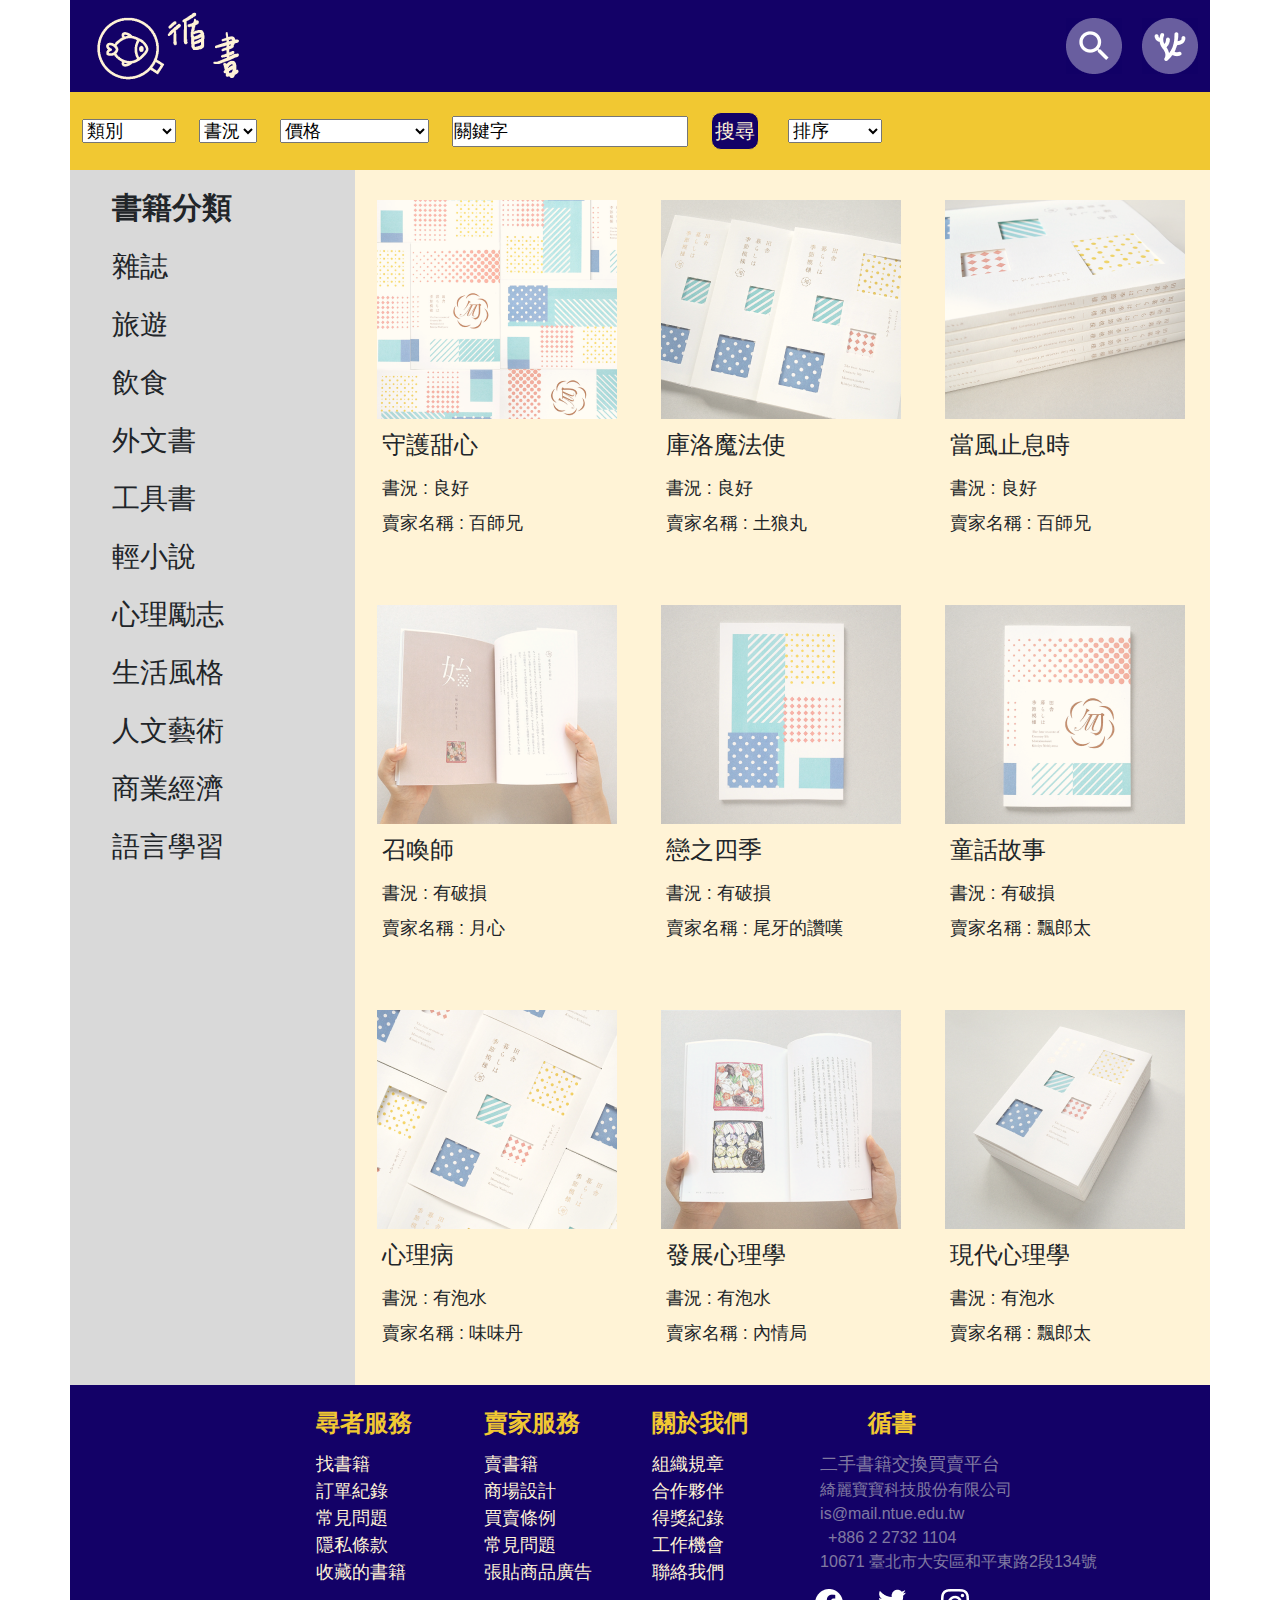
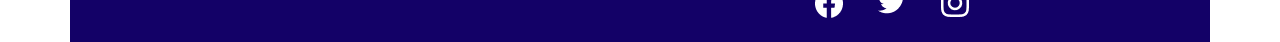
<file: change.html>
<!DOCTYPE html>
<html lang="en">
<head>
    <meta charset="UTF-8">
    <meta http-equiv="X-UA-Compatible" content="IE=edge">
    <meta name="viewport" content="width=device-width, initial-scale=1.0">
    <title>Document</title>
    <link rel="stylesheet" href="https://necolas.github.io/normalize.css/">
    <link rel="stylesheet" href="css/change.css">
    <link rel="stylesheet" href="css/bootstrap.min.css">
</head>
<body>
    <div class="contain">
        <header>
            <div class="container">
                <div class="row">
                    <div class="col-xl-12 col-md-12 col-xs-12 H_nav">
                        <div class="H_nav_btn_logo">
                            <a href="./index.html">
                                 <img src="img/H_logo.png" alt="Logo" class="img-fluid">
                            </a>
                           
                        </div>
                        <div class="d-flex flex-row float-end H_nav_btn_r">
                            <div class="H_nav_btn_search">
                                <img src="img/H_search.png" alt="Search" class="img-fluid H_nav_btn_search">
                            </div> 
                            <div class="H_nav_btn_guest">
                                <img src="img/H_guest.png" alt="Guest" class="img-fluid H_nav_btn_guest">
                            </div>                             
                        </div>
                    </div>
                    <div class="d-block d-sm-block d-md-none H_nav_for_xs">
                        <div>
                            <img src="./img/H_line.png" alt="Line" class="img-fluid">
                        </div>
                    </div>
                </div>    
            </div>    
        </header>

        <article>
            <div class="container A_contain">
                <div class="row">
                    <div class="d-none d-sm-none d-md-block col-md-12 d-xl-block col-xl-12 justify-content-between A_nav">
                        <div class="d-inline-flex  A_nav_left">
                            <select class="A_nav_l_select">
                                <option value="">類別</option>
                                <option value="">語言學習</option>
                                <option value="">外文書</option>
                                <option value="">工具書</option>
                                <option value="">雜誌</option>
                                <option value="">旅遊</option>
                                <option value="">人文藝術</option>
                                <option value="">商業經濟</option>
                                <option value="">輕小說</option>
                                <option value="">心理勵志</option>
                                <option value="">生活風格</option>
                                <option value="">飲食</option>
                            </select>
                            <select class="A_nav_l_select">
                                <option value="">書況</option>
                                <option value="">類別</option>
                                <option value="">類別</option>
                                <option value="">類別</option>
                                <option value="">類別</option>  
                            </select>
                            <select class="A_nav_l_select">
                                <option value="">價格</option>
                                <option value="">100元以下</option>
                                <option value="">100元~500元</option>
                                <option value="">500元~1000元</option>
                                <option value="">1000元~1500元</option>
                                <option value="">1500元~2000元</option>
                                <option value="">2000元以上</option>
                            </select>  
                            <div class="A_nav_l_input">
                                <input value="關鍵字" class="A_nav_l_i">
                            </div>   
                            <div class="A_nav_l_p">
                                <p class="A_nav_l_p_textB">
                                    搜尋
                                </p>
                            </div>                              
                        </div>
                        <div class="d-inline-flex A_nav_right">
                            <select class="A_nav_r_select">
                                <option value="">排序</option>
                                <option value="">由多至少</option>
                                <option value="">由少至多</option>
                            </select>    
                        </div>                    
                    </div>
                    <div class="d-block d-xs-block col-xs-12 d-md-none A_nav_xs">
                        <div class=" A_nav_xs_p">
                            <div class="d-flex flex-row d-flex justify-content-evenly">
                            <p class="A_nav_xs_p_b">飲食</p>
                            <p class="A_nav_xs_p_b">外文書</p>
                            <p class="A_nav_xs_p_b">語言學習</p>
                            <p class="A_nav_xs_p_b">宗教信仰</p> 
                            </div>
                            <div class="d-flex flex-row d-flex justify-content-evenly">
                           <p class="A_nav_xs_p_b">雜誌</p>
                           <p class="A_nav_xs_p_b">工具書</p>
                           <p class="A_nav_xs_p_b">人文藝術</p>
                           <p class="A_nav_xs_p_b">生活風格</p>                                 
                            </div>
                            <div class="d-flex flex-row d-flex justify-content-evenly">
                           <p class="A_nav_xs_p_b">旅遊</p>
                           <p class="A_nav_xs_p_b">輕小說</p> 
                           <p class="A_nav_xs_p_b">商業經濟</p>
                           <p class="A_nav_xs_p_b">心理勵志</p>                                
                            </div> 
                        </div>
                    </div>

                </div>
                <div >
                    <div class="row">
                        <div class="d-none d-sm-none d-md-block col-md-3 d-xl-none A_center_sidebar_md">
                            <p class="A_sidebar_md_a">書籍分類</p>
                            <p class="A_sidebar_md_b">飲食</p>
                            <p class="A_sidebar_md_b">雜誌</p>
                            <p class="A_sidebar_md_b">旅遊</p>
                            <p class="A_sidebar_md_b">外文書</p>
                            <p class="A_sidebar_md_b">工具書</p>
                            <p class="A_sidebar_md_b">輕小說</p>     
                            <p class="A_sidebar_md_b">語言學習</p>
                            <p class="A_sidebar_md_b">人文藝術</p>
                            <p class="A_sidebar_md_b">商業經濟</p>
                            <p class="A_sidebar_md_b">心理勵志</p>
                            <p class="A_sidebar_md_b">生活風格</p>                       
                        </div>
                        <div class="d-none d-sm-none d-md-none d-xl-block col-xl-3 A_center_sidebar_xl">
                            <p class="A_sidebar_xl_a">書籍分類</p>
                            <p class="A_sidebar_xl_b">雜誌</p>
                            <p class="A_sidebar_xl_b">旅遊</p>
                            <p class="A_sidebar_xl_b">飲食</p>
                            <p class="A_sidebar_xl_b">外文書</p>
                            <p class="A_sidebar_xl_b">工具書</p>
                            <p class="A_sidebar_xl_b">輕小說</p>
                            <p class="A_sidebar_xl_b">心理勵志</p>
                            <p class="A_sidebar_xl_b">生活風格</p>
                            <p class="A_sidebar_xl_b">人文藝術</p>
                            <p class="A_sidebar_xl_b">商業經濟</p>
                            <p class="A_sidebar_xl_b">語言學習</p>
                        </div>

                        <div class="d-block d-xs-block col-xs-12 d-md-none d-flex flex-row d-flex justify-content-evenly A_center_main_xs_banner">
                            <div class="A_center_main_xs_banner0">
                                <input type="button" value="最熱銷" onclick="location.href='change.html'"
                                class="A_center_main_xs_banner_btn0">
                            </div>
                            <div class="A_center_main_xs_banner1">
                                <input type="button" value="新 舊" onclick="location.href='change.html'"
                                class="A_center_main_xs_banner_btn0">
                            </div>
                            <div class="A_center_main_xs_banner2">
                                <input type="button" value="價格" onclick="location.href='change.html'"
                                class="A_center_main_xs_banner_btn0">
                            </div>
                        </div>    

                        <div class="d-block d-xl-block col-xl-9 d-none A_center_main">
                            <div class="row">
                                <div class="col-xl-3 A_center_main_goods_xl">
                                    <div class="A_center_main_goods_img">
                                        <img src="img/A_center_main_goods_A.png" alt="goods_A">
                                    </div>
                                    <div class="A_center_main_goods_text">
                                        <p class="A_center_main_goods_texta">守護甜心 </p>
                                        <p class="A_center_main_goods_textb">書況 : 良好</p>
                                        <p class="A_center_main_goods_textb">賣家名稱 : 百師兄</p>
                                    </div>
                                </div>
                                <div class="col-xl-3 A_center_main_goods_xl">
                                    <div class="A_center_main_goods_img">                                        <img src="img/A_center_main_goods_B.png" alt="goods_B">
                                    </div>
                                    <div class="A_center_main_goods_text">
                                        <p class="A_center_main_goods_texta">庫洛魔法使</p>
                                        <p class="A_center_main_goods_textb">書況 : 良好</p>
                                        <p class="A_center_main_goods_textb">賣家名稱 : 土狼丸</p>
                                    </div>
                                </div>
                                <div class="col-xl-3 A_center_main_goods_xl">
                                    <div class="A_center_main_goods_img">
                                        <img src="img/A_center_main_goods_C.png" alt="goods_C">
                                    </div>
                                    <div class="A_center_main_goods_text">
                                        <p class="A_center_main_goods_texta">當風止息時</p>
                                        <p class="A_center_main_goods_textb">書況 : 良好</p>
                                        <p class="A_center_main_goods_textb">賣家名稱 : 百師兄</p>
                                    </div>
                                </div>
                                <div class="col-xl-3 A_center_main_goods_xl">
                                    <div class="A_center_main_goods_img">
                                        <img src="img/A_center_main_goods_D.png" alt="goods_D">
                                    </div>
                                    <div class="A_center_main_goods_text">
                                        <p class="A_center_main_goods_texta">召喚師</p>
                                        <p class="A_center_main_goods_textb">書況 : 有破損</p>
                                        <p class="A_center_main_goods_textb">賣家名稱 : 月心</p>
                                    </div>
                                </div>
                                <div class="col-xl-3 A_center_main_goods_xl">
                                    <div class="A_center_main_goods_img">
                                        <img src="img/A_center_main_goods_E.png" alt="goods_E">
                                    </div>
                                    <div class="A_center_main_goods_text">
                                        <p class="A_center_main_goods_texta">戀之四季</p>
                                        <p class="A_center_main_goods_textb">書況 : 有破損</p>
                                        <p class="A_center_main_goods_textb">賣家名稱 : 尾牙的讚嘆</p>
                                    </div>
                                </div>
                                <div class="col-xl-3 A_center_main_goods_xl">
                                    <div class="A_center_main_goods_img">
                                        <img src="img/A_center_main_goods_F.png" alt="goods_F">
                                    </div>
                                    <div class="A_center_main_goods_text">
                                        <p class="A_center_main_goods_texta">童話故事</p>
                                        <p class="A_center_main_goods_textb">書況 : 有破損</p>
                                        <p class="A_center_main_goods_textb">賣家名稱 : 飄郎太</p>
                                    </div>
                                </div>
                                <div class="col-xl-3 A_center_main_goods_xl">
                                    <div class="A_center_main_goods_img">
                                        <img src="img/A_center_main_goods_G.png" alt="goods_G">
                                    </div>
                                    <div class="A_center_main_goods_text">
                                        <p class="A_center_main_goods_texta">心理病</p>
                                        <p class="A_center_main_goods_textb">書況 : 有泡水</p>
                                        <p class="A_center_main_goods_textb">賣家名稱 : 味味丹</p>
                                    </div>
                                </div>
                                <div class="col-xl-3 A_center_main_goods_xl">
                                    <div class="A_center_main_goods_img">
                                        <img src="img/A_center_main_goods_H.png" alt="goods_H">
                                    </div>
                                    <div class="A_center_main_goods_text">
                                        <p class="A_center_main_goods_texta">發展心理學</p>
                                        <p class="A_center_main_goods_textb">書況 : 有泡水</p>
                                        <p class="A_center_main_goods_textb">賣家名稱 : 內情局</p>
                                    </div>
                                </div>
                                <div class="col-xl-3 A_center_main_goods_xl">
                                    <div class="A_center_main_goods_img">
                                        <img src="img/A_center_main_goods_I.png" alt="goods_I">
                                    </div>
                                    <div class="A_center_main_goods_text">
                                        <p class="A_center_main_goods_texta">現代心理學</p>
                                        <p class="A_center_main_goods_textb">書況 : 有泡水</p>
                                        <p class="A_center_main_goods_textb">賣家名稱 : 飄郎太</p>
                                    </div>
                                </div>
                            </div>

                        </div>
                        <div class="d-none d-md-block col-md-9
                        d-xl-none A_center_main">
                            <div class="row d-flex justify-content-evenly">
                                <div class="col-md-4 A_center_main_goods_md">
                                    <div class="A_center_main_goods_img">
                                        <img src="img/A_center_main_goods_A1.png" alt="goods_A">
                                    </div>
                                    <div class="A_center_main_goods_text">
                                        <p class="text-nowrap A_center_main_goods_textc">守護甜心 </p>
                                        <p class="text-nowrap A_center_main_goods_textd">書況 : 良好</p>
                                        <p class="text-nowrap A_center_main_goods_textd">賣家名稱 : 百師兄</p>
                                        <p class="text-nowrap A_center_main_goods_textd">二手價 : 80元</p>
                                    </div>
                                </div>
                                <div class="col-md-4 A_center_main_goods_md2">
                                    <div class="A_center_main_goods_img">                                           <img src="img/A_center_main_goods_B1.png" alt="goods_B">
                                    </div>
                                    <div class="A_center_main_goods_text">
                                        <p class="text-nowrap A_center_main_goods_textc">庫洛魔法使</p>
                                        <p class="text-nowrap A_center_main_goods_textd">書況 : 良好</p>
                                        <p class="text-nowrap A_center_main_goods_textd">賣家名稱 : 土狼丸</p>
                                        <p class="text-nowrap A_center_main_goods_textd">二手價 : 80元</p>
                                    </div>
                                </div>
                                <div class="col-md-4 A_center_main_goods_md">
                                    <div class="A_center_main_goods_img">
                                        <img src="img/A_center_main_goods_C1.png" alt="goods_C">
                                    </div>
                                    <div class="A_center_main_goods_text">
                                        <p class="text-nowrap A_center_main_goods_textc">當風止息時</p>
                                        <p class="text-nowrap A_center_main_goods_textd">書況 : 良好</p>
                                        <p class="text-nowrap A_center_main_goods_textd">賣家名稱 : 百師兄</p>
                                        <p class="text-nowrap A_center_main_goods_textd">二手價 : 80元</p>
                                    </div>
                                </div>
                                <div class="col-md-4 A_center_main_goods_md2">
                                    <div class="A_center_main_goods_img">
                                        <img src="img/A_center_main_goods_D1.png" alt="goods_D">
                                    </div>
                                    <div class="A_center_main_goods_text">
                                        <p class="text-nowrap A_center_main_goods_textc">召喚師</p>
                                        <p class="text-nowrap A_center_main_goods_textd">書況 : 有破損</p>
                                        <p class="text-nowrap A_center_main_goods_textd">賣家名稱 : 月心</p>
                                        <p class="text-nowrap A_center_main_goods_textd">二手價 : 80元</p>
                                    </div>
                                </div>
                                <div class="col-md-4 A_center_main_goods_md">
                                    <div class="A_center_main_goods_img">
                                        <img src="img/A_center_main_goods_E1.png" alt="goods_E">
                                    </div>
                                    <div class="A_center_main_goods_text">
                                        <p class="text-nowrap A_center_main_goods_textc">戀之四季</p>
                                        <p class="text-nowrap A_center_main_goods_textd">書況 : 有破損</p>
                                        <p class="text-nowrap A_center_main_goods_textd">賣家名稱 : 尾牙</p>
                                        <p class="text-nowrap A_center_main_goods_textd">二手價 : 80元</p>
                                    </div>
                                </div>
                                <div class="col-md-4 A_center_main_goods_md2">
                                    <div class="A_center_main_goods_img">
                                        <img src="img/A_center_main_goods_F1.png" alt="goods_F">
                                    </div>
                                    <div class="A_center_main_goods_text">
                                        <p class="text-nowrap A_center_main_goods_textc">童話故事</p>
                                        <p class="text-nowrap A_center_main_goods_textd">書況 : 有破損</p>
                                        <p class="text-nowrap A_center_main_goods_textd">賣家名稱 : 飄郎太</p>
                                        <p class="text-nowrap A_center_main_goods_textd">二手價 : 80元</p>
                                    </div>
                                </div>
                                <div class="col-md-4 A_center_main_goods_md">
                                    <div class="A_center_main_goods_img">
                                        <img src="img/A_center_main_goods_G1.png" alt="goods_G">
                                    </div>
                                    <div class="A_center_main_goods_text">
                                        <p class="text-nowrap A_center_main_goods_textc">心理病</p>
                                        <p class="text-nowrap A_center_main_goods_textd">書況 : 有泡水</p>
                                        <p class="text-nowrap A_center_main_goods_textd">賣家名稱 : 味味丹</p>
                                        <p class="text-nowrap A_center_main_goods_textd">二手價 : 80元</p>
                                    </div>
                                </div>
                                <div class="col-md-4 A_center_main_goods_md2">
                                    <div class="A_center_main_goods_img">
                                        <img src="img/A_center_main_goods_H1.png" alt="goods_H">
                                    </div>
                                    <div class="A_center_main_goods_text">
                                        <p class="text-nowrap A_center_main_goods_textc">發展心理學</p>
                                        <p class="text-nowrap A_center_main_goods_textd">書況 : 有泡水</p>
                                        <p class="text-nowrap A_center_main_goods_textd">賣家名稱 : 內情局</p>
                                        <p class="text-nowrap A_center_main_goods_textd">二手價 : 80元</p>
                                    </div>
                                </div>
                                <div class="col-md-4 A_center_main_goods_md">
                                    <div class="A_center_main_goods_img">
                                        <img src="img/A_center_main_goods_I1.png" alt="goods_I">
                                    </div>
                                    <div class="A_center_main_goods_text">
                                        <p class="text-nowrap A_center_main_goods_textc">現代心理學</p>
                                        <p class="text-nowrap A_center_main_goods_textd">書況 : 有泡水</p>
                                        <p class="text-nowrap A_center_main_goods_textd">賣家名稱 : 飄郎太</p>
                                        <p class="text-nowrap A_center_main_goods_textd">二手價 : 80元</p>
                                    </div>
                                </div>
                                <div class="col-md-4 A_center_main_goods_md2">
                                    <div class="A_center_main_goods_img">
                                        <img src="img/A_center_main_goods_J1.png" alt="goods_I">
                                    </div>
                                    <div class="A_center_main_goods_text">
                                        <p class="text-nowrap A_center_main_goods_textc">現代心理學</p>
                                        <p class="text-nowrap A_center_main_goods_textd">書況 : 有泡水</p>
                                        <p class="text-nowrap A_center_main_goods_textd">賣家名稱 : 飄郎太</p>
                                        <p class="text-nowrap A_center_main_goods_textd">二手價 : 80元</p>
                                    </div>
                                </div>
                            </div>

                        </div>
                        <div class="d-block d-xs-block col-xs-12 d-md-none A_center_main">
                            <div class="row d-flex justify-content-center">
                                <hr class="A_center_main_goods_xs_hr" style="width:90%;">
                                <div class="A_center_main_goods_xs">
                                    <div class="A_center_main_goods_img">
                                        <img src="img/A_center_main_goods_A2.png" alt="goods_A">
                                    </div>
                                    <div class="A_center_main_goods_text">
                                        <p class="A_center_main_goods_textc">守護甜心 </p>
                                        <p class="A_center_main_goods_textd">書況 : 良好</p>
                                        <p class="A_center_main_goods_textd">賣家名稱 : 百師兄</p>
                                    </div>
                                    <div class="A_center_main_goods_text_r">
                                        <p class="text-nowrap A_center_main_goods_texte">二手價 : 80元
                                        </p>
                                        <div class="A_center_main_xs_btn">
                                            <input type="button" value="加入購物車" onclick="location.href='change.html'"
                                            class="A_center_main_xs_btn_x">
                                        </div>
                                    </div>
                                </div>
                                <hr class="A_center_main_goods_xs_hr" style="width:90%;">
                                <div class="A_center_main_goods_xs">
                                    <div class="A_center_main_goods_img">                                        <img src="img/A_center_main_goods_B2.png" alt="goods_B">
                                    </div>
                                    <div class="A_center_main_goods_text">
                                        <p class="A_center_main_goods_textc">庫洛魔法使</p>
                                        <p class="A_center_main_goods_textd">書況 : 良好</p>
                                        <p class="A_center_main_goods_textd">賣家名稱 : 土狼丸</p>
                                    </div>
                                    <div class="A_center_main_goods_text_r">
                                        <p class="text-nowrap A_center_main_goods_texte">二手價 : 80元
                                        </p>
                                        <div class="A_center_main_xs_btn">
                                            <input type="button" value="加入購物車" onclick="location.href='change.html'"
                                            class="A_center_main_xs_btn_x">
                                        </div>
                                    </div>
                                </div>
                                <hr class="A_center_main_goods_xs_hr" style="width:90%;">
                                <div class="A_center_main_goods_xs">
                                    <div class="A_center_main_goods_img">
                                        <img src="img/A_center_main_goods_C2.png" alt="goods_C">
                                    </div>
                                    <div class="A_center_main_goods_text">
                                        <p class="A_center_main_goods_textc">當風止息時</p>
                                        <p class="A_center_main_goods_textd">書況 : 良好</p>
                                        <p class="A_center_main_goods_textd">賣家名稱 : 百師兄</p>                                     
                                    </div>
                                    <div class="A_center_main_goods_text_r">
                                        <p class="text-nowrap A_center_main_goods_texte">二手價 : 80元
                                        </p>
                                        <div class="A_center_main_xs_btn">
                                            <input type="button" value="加入購物車" onclick="location.href='change.html'"
                                            class="A_center_main_xs_btn_x">
                                        </div>
                                    </div>
                                </div>
                                <hr class="A_center_main_goods_xs_hr" style="width:90%;">
                                <div class="A_center_main_goods_xs">
                                    <div class="A_center_main_goods_img">
                                        <img src="img/A_center_main_goods_D2.png" alt="goods_D">
                                    </div>
                                    <div class="A_center_main_goods_text">
                                        <p class="A_center_main_goods_textc">召喚師</p>
                                        <p class="A_center_main_goods_textd">書況 : 有破損</p>
                                        <p class="A_center_main_goods_textd">賣家名稱 : 月心</p>
                                    </div>
                                    <div class="A_center_main_goods_text_r">
                                        <p class="text-nowrap A_center_main_goods_texte">二手價 : 80元
                                        </p>
                                        <div class="A_center_main_xs_btn">
                                            <input type="button" value="加入購物車" onclick="location.href='change.html'"
                                            class="A_center_main_xs_btn_x">
                                        </div>
                                    </div>
                                </div>
                                <hr class="A_center_main_goods_xs_hr" style="width:90%;">
                                <div class="A_center_main_goods_xs">
                                    <div class="A_center_main_goods_img">
                                        <img src="img/A_center_main_goods_E2.png" alt="goods_E">
                                    </div>
                                    <div class="A_center_main_goods_text">
                                        <p class="A_center_main_goods_textc">戀之四季</p>
                                        <p class="A_center_main_goods_textd">書況 : 有破損</p>
                                        <p class="A_center_main_goods_textd">賣家名稱 : 尾牙</p>
                                    </div>
                                    <div class="A_center_main_goods_text_r">
                                        <p class="text-nowrap A_center_main_goods_texte">二手價 : 80元
                                        </p>
                                        <div class="A_center_main_xs_btn">
                                            <input type="button" value="加入購物車" onclick="location.href='change.html'"
                                            class="A_center_main_xs_btn_x">
                                        </div>
                                    </div>
                                </div>
                                <hr class="A_center_main_goods_xs_hr" style="width:90%;">
                                <div class="A_center_main_goods_xs">
                                    <div class="A_center_main_goods_img">
                                        <img src="img/A_center_main_goods_F2.png" alt="goods_F">
                                    </div>
                                    <div class="A_center_main_goods_text">
                                        <p class="A_center_main_goods_textc">童話故事</p>
                                        <p class="A_center_main_goods_textd">書況 : 有破損</p>
                                        <p class="A_center_main_goods_textd">賣家名稱 : 飄郎太</p>
                                    </div>
                                    <div class="A_center_main_goods_text_r">
                                        <p class="text-nowrap A_center_main_goods_texte">二手價 : 80元
                                        </p>
                                        <div class="A_center_main_xs_btn">
                                            <input type="button" value="加入購物車" onclick="location.href='change.html'"
                                            class="A_center_main_xs_btn_x">
                                        </div>
                                    </div>
                                </div>
                                <hr class="A_center_main_goods_xs_hr" style="width:90%;">
                                <div class="A_center_main_goods_xs">
                                    <div class="A_center_main_goods_img">
                                        <img src="img/A_center_main_goods_G2.png" alt="goods_G">
                                    </div>
                                    <div class="A_center_main_goods_text">
                                        <p class="A_center_main_goods_textc">心理病</p>
                                        <p class="A_center_main_goods_textd">書況 : 有泡水</p>
                                        <p class="A_center_main_goods_textd">賣家名稱 : 味味丹</p>
                                    </div>
                                    <div class="A_center_main_goods_text_r">
                                        <p class="text-nowrap A_center_main_goods_texte">二手價 : 80元
                                        </p>
                                        <div class="A_center_main_xs_btn">
                                            <input type="button" value="加入購物車" onclick="location.href='change.html'"
                                            class="A_center_main_xs_btn_x">
                                        </div>
                                    </div>
                                </div>
                                <hr class="A_center_main_goods_xs_hr" style="width:90%;">
                                <div class="A_center_main_goods_xs">
                                    <div class="A_center_main_goods_img">
                                        <img src="img/A_center_main_goods_H2.png" alt="goods_H">
                                    </div>
                                    <div class="A_center_main_goods_text">
                                        <p class="A_center_main_goods_textc">發展心理學</p>
                                        <p class="A_center_main_goods_textd">書況 : 有泡水</p>
                                        <p class="A_center_main_goods_textd">賣家名稱 : 內情局</p>
                                    </div>
                                    <div class="A_center_main_goods_text_r">
                                        <p class="text-nowrap A_center_main_goods_texte">二手價 : 80元
                                        </p>
                                        <div class="A_center_main_xs_btn">
                                            <input type="button" value="加入購物車" onclick="location.href='change.html'"
                                            class="A_center_main_xs_btn_x">
                                        </div>
                                    </div>
                                </div>
                                <hr class="A_center_main_goods_xs_hr" style="width:90%;">
                                <div class="A_center_main_goods_xs">
                                    <div class="A_center_main_goods_img">
                                        <img src="img/A_center_main_goods_I2.png" alt="goods_I">
                                    </div>
                                    <div class="A_center_main_goods_text">
                                        <p class="A_center_main_goods_textc">現代心理學</p>
                                        <p class="A_center_main_goods_textd">書況 : 有泡水</p>
                                        <p class="A_center_main_goods_textd">賣家名稱 : 飄郎太</p>
                                    </div>
                                    <div class="A_center_main_goods_text_r">
                                        <p class="text-nowrap A_center_main_goods_texte">二手價 : 80元
                                        </p>
                                        <div class="A_center_main_xs_btn">
                                            <input type="button" value="加入購物車" onclick="location.href='change.html'"
                                            class="A_center_main_xs_btn_x">
                                            
                                        </div>
                                    </div>
                                </div>
                                <hr class="A_center_main_goods_xs_hr" style="width:90%;">
                                <div class="A_center_main_goods_xs_next d-flex justify-content-evenly">
                                    <div class="A_center_main_goods_xs_next_left">
                                        <img src="./img/A_next_L.png" alt="left">
                                    </div>
                                    <div class="A_center_main_goods_xs_next_p">
                                        <p> 1 </p>
                                    </div>
                                    <div class="A_center_main_goods_xs_next_p">
                                        <p> 2 </p>
                                    </div>
                                    <div class="A_center_main_goods_xs_next_right">
                                        <img src="./img/A_next_R.png" alt="right">
                                    </div>
                                </div>
                            </div>

                        </div>

                    </div>        
                </div>
                
                
            </div>
        </article>

        <footer>
            <div class="container d-flex justify-content-evenly F_contain">
                <div class="row">
                    <div class="col-xl-3 col-md-4 col-xs-12 F_textA"> 
                        <p class="F_text_a">尋者服務</p>
                        <p class="F_text_b">找書籍</p>              
                        <p class="F_text_b">訂單紀錄</p>
                        <p class="F_text_b">常見問題</p>
                        <p class="F_text_b">隱私條款</p>  
                        <p class="F_text_b">收藏的書籍</p>                             
                    </div>
                    <div class="col-xl-3 col-md-4 col-xs-12 F_textB">
                        <p class="F_text_a">賣家服務</p>
                        <p class="F_text_b">賣書籍</p>
                        <p class="F_text_b">商場設計</p>               
                        <p class="F_text_b">買賣條例</p>
                        <p class="F_text_b">常見問題</p> 
                        <p class="F_text_b">張貼商品廣告</p>                    
                    </div>
                    <div class="col-xl-3 col-md-4 col-xs-12 F_textC">
                        <p class="F_text_a">關於我們</p>
                        <p class="F_text_b">組織規章</p>
                        <p class="F_text_b">合作夥伴</p>               
                        <p class="F_text_b">得獎紀錄</p>
                        <p class="F_text_b">工作機會</p> 
                        <p class="F_text_b">聯絡我們</p>
                    </div>
                    <div class="col-xl-3 col-md-12 col-xs-12 text-center align-middle F_textD">
                        <p class="F_text_a">循書</p>
                        <p class="text-nowrap F_text_c">二手書籍交換買賣平台</p>
                        <p class="text-nowrap F_text_d">綺麗寶寶科技股份有限公司</p>
                        <p class="F_text_d">is@mail.ntue.edu.tw</p>
                        <p class="F_text_d">+886 2 2732 1104</p>
                        <p class="text-nowrap F_text_d">10671 臺北市大安區和平東路2段134號</p>
                        <div class="F_btn">
                            <div class="F_btn_fb">
                                <a href="https://www.facebook.com/">
                                    <img src="img/F_btn_fb.png" alt="Facebook">
                                </a>
                            </div>
                            <div class="F_btn_tw">
                                <a href="https://twitter.com/?lang=zh-tw">
                                    <img src="img/F_btn_tw.png" alt="Twitter">
                                </a>                       
                            </div>
                            <div class="F_btn_ig">
                                <a href="https://www.instagram.com/">
                                    <img src="img/F_btn_ig.png" alt="Instagram">
                                </a>                    
                            </div>
                        </div>
                    </div>                       
                </div>
            </div>
                
            
        </footer>
    </div>

    <script>
        function w3_open() {
          document.getElementById("mySidebar").style.display = "block";
          document.getElementById("bar-item_op").style.display = "none";
          document.getElementById("bar-item_cl").style.display = "block";
        }
        
        function w3_close() {
          document.getElementById("mySidebar").style.display = "none";
          document.getElementById("bar-item_op").style.display = "block";
          document.getElementById("bar-item_cl").style.display = "none";
        }
        </script>
</body>
</html>
</file>
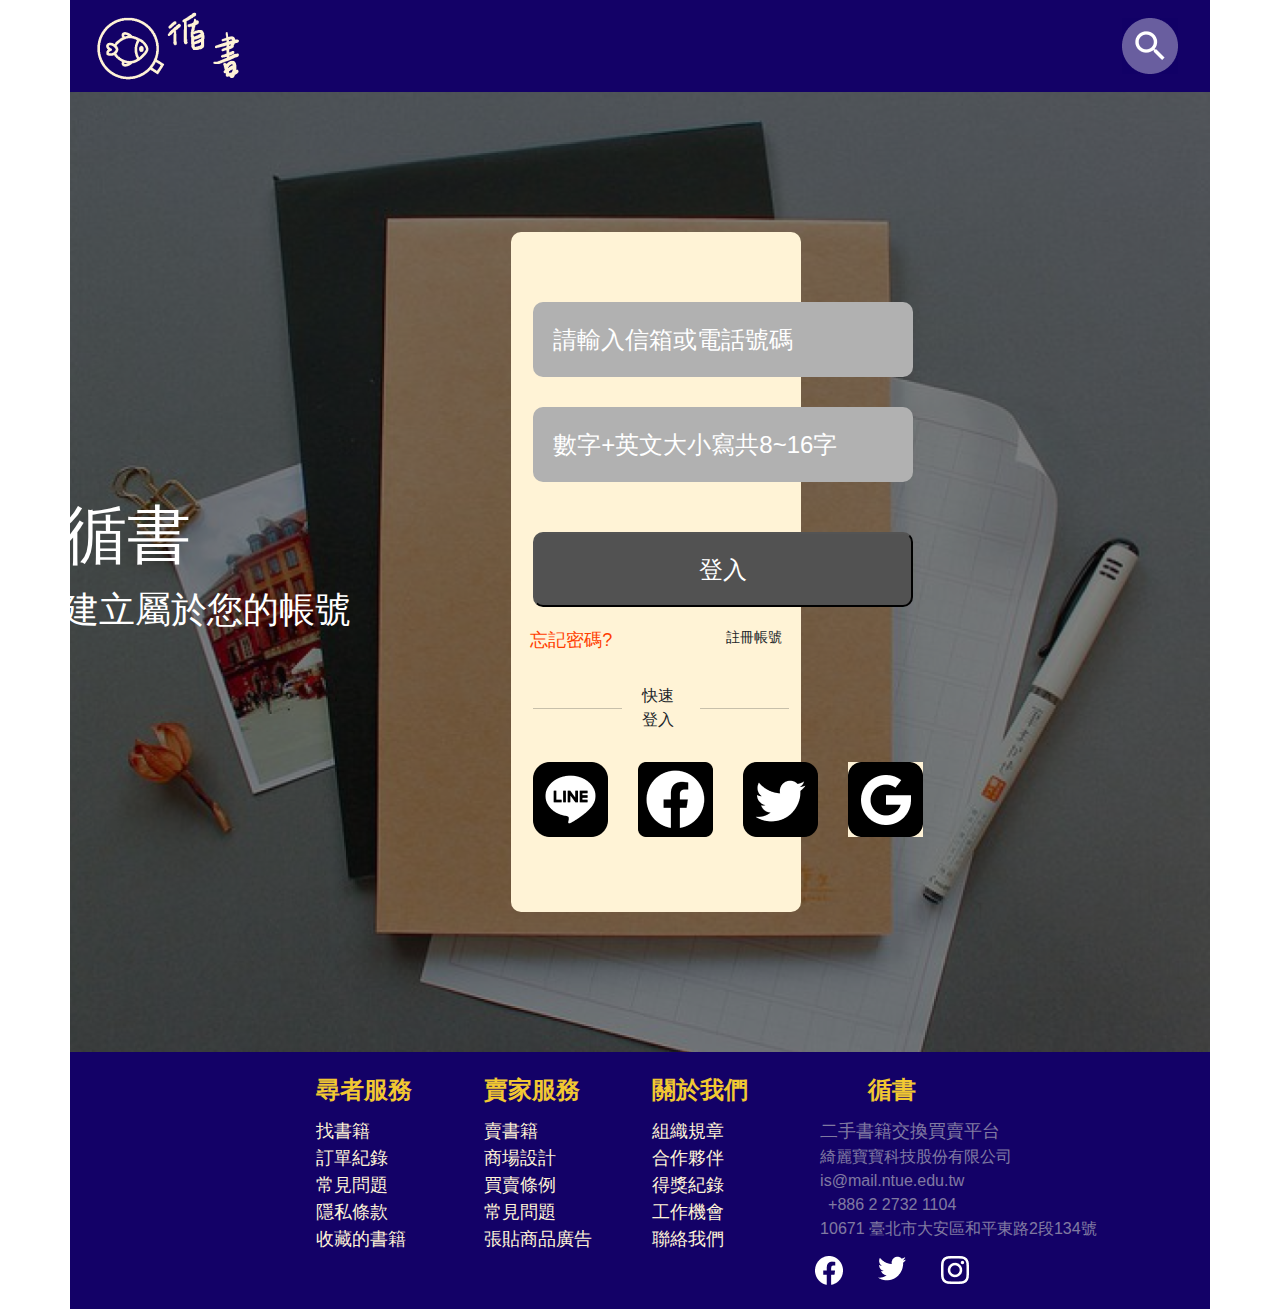
<file: login.html>
<!DOCTYPE html>
<html lang="en">
<head>
    <meta charset="UTF-8">
    <meta http-equiv="X-UA-Compatible" content="IE=edge">
    <meta name="viewport" content="width=device-width, initial-scale=1.0">
    <title>Document</title>
    <link rel="stylesheet" href="https://necolas.github.io/normalize.css/">
    <link rel="stylesheet" href="css/login.css">
    <link rel="stylesheet" href="css/bootstrap.min.css">
</head>
<body>
    <div class="contain">
        <header>
            <div class="container">
                <div class="row">
                    <div class="col-xl-12 col-md-12 col-xs-12 H_nav">
                        <div class="H_nav_btn_logo">
                            <a href="./index.html">
                                <img src="img/H_logo.png" alt="Logo" class="img-fluid">
                           </a>
                        </div>
                        <div class="d-flex flex-row float-end H_nav_btn_r">
                            <div class="H_nav_btn_search">
                                <img src="img/H_search.png" alt="Search" class="img-fluid H_nav_btn_search">
                            </div>                            
                        </div>
                    </div>
                    <div class="d-block d-sm-block d-md-none H_nav_for_xs">
                        <div>
                            <img src="./img/H_line.png" alt="Line" class="img-fluid">
                        </div>
                    </div>
                </div>    
            </div>    
        </header>
        <article>
            <div class="container A_contain">
                <div class="row d-flex flex-row justify-content-between">
                    <div class="d-none d-xs-none d-block d-xl-block col-xl-4 d-flex align-self-center A_text_xl">
                        <div class="   text-nowrap A_text">
                            <p class="A_texta">循書</p>
                            <p class="A_textb">建立屬於您的帳號</p>                            
                        </div>
                    </div>
                    <div class="d-none d-xs-none d-md-none d-block d-xl-block col-xl-6 d-flex A_login_xl">
                        <div class="A_login_big1">
                            <input type="text" style="padding-left:20px;" value="請輸入信箱或電話號碼" class="A_login_account">
                        </div> 
                        <div class="A_login_big2">
                            <input type="text" style="padding-left:20px;" value="數字+英文大小寫共8~16字" class="A_login_password">
                        </div>
                        <div class="A_login_big3">
                            <button type="button" class="A_login_login">登入</button>
                        </div>
                        <div class="A_login_text">
                            <p class="A_login_text_a">忘記密碼?</p>
                            <p class="A_login_text_b">註冊帳號</p>
                        </div>
                        <div class="A_login_line">
                            <hr noshade="" size="1px">
                            <p class="A_login_line_fast">快速登入</p>
                            <hr noshade="" size="1px">
                        </div>
                        <div class="A_login_icon">
                            <div class="A_login_icon_line">
                                <img src="img/A_login_icon_line.png" alt="Facebook">
                            </div>
                            <div class="A_login_icon_facebook">
                                <img src="img/A_login_icon_facebook.png" alt="Facebook">
                            </div>
                            <div class="A_login_icon_twitter">
                                <img src="img/A_login_icon_twitter.png" alt="Facebook">
                            </div>
                            <div class="A_login_icon_google">
                                <img src="img/A_login_icon_google.png" alt="google">
                            </div>
                        </div>
                    </div>        
                </div>

                <div class="row d-flex flex-row justify-content-center">
                    <div class="d-none d-xs-none d-block d-md-block col-md-8 d-none d-xl-none d-flex align-content-center A_text__md">
                        <div class="text-center text-nowrap A_text_md">
                            <p class="A_texta">循書</p>
                            <p class="A_textb">建立屬於您的帳號</p>                            
                        </div>
                    </div>
                    <div class="d-none d-xs-none d-block d-md-block col-md-8 d-none d-xl-none d-flex flex-column align-content-center A_login_md">
                        <div class="A_login_big1">
                            <input type="text" style="padding-left:20px;" value="請輸入信箱或電話號碼" class="A_login_account_md">
                        </div> 
                        <div class="A_login_big2">
                            <input type="text" style="padding-left:20px;" value="數字+英文大小寫共8~16字" class="A_login_password_md">
                        </div>
                        <div class="A_login_big3">
                            <button type="button" class="A_login_login_md">登入</button>
                        </div>
                        <div class="A_login_text">
                            <p class="A_login_text_a_md">忘記密碼?</p>
                            <p class="A_login_text_b_md">註冊帳號</p>
                        </div>
                        <div class="A_login_line_md">
                            <hr noshade="" size="1px">
                            <p class="A_login_line_fast">快速登入</p>
                            <hr noshade="" size="1px">
                        </div>
                        <div class="A_login_icon_md">
                            <div class="A_login_icon_line">
                                <img src="img/A_login_icon_line.png" alt="Facebook">
                            </div>
                            <div class="A_login_icon_facebook">
                                <img src="img/A_login_icon_facebook.png" alt="Facebook">
                            </div>
                            <div class="A_login_icon_twitter">
                                <img src="img/A_login_icon_twitter.png" alt="Facebook">
                            </div>
                            <div class="A_login_icon_google">
                                <img src="img/A_login_icon_google.png" alt="google">
                            </div>
                        </div>
                    </div>  
                </div>

                <div class="row d-flex flex-row justify-content-center">
                    <div class="d-block col-sm-10 d-md-none d-flex flex-column align-content-center A_login_xs">
                        <div class="text-center text-nowrap A_text_xs">
                            <p class="A_texta_xs">循書</p>
                            <p class="A_textb_xs">建立屬於您的帳號</p>                            
                        </div>
                       
                        <div class="A_login_big1_xs">
                            <input type="text" style="padding-left:20px;" value="請輸入信箱或電話號碼" class="A_login_account_xs">
                        </div> 
                        <div class="A_login_big2_xs">
                            <input type="text" style="padding-left:20px;" value="數字+英文大小寫共8~16字" class="A_login_password_xs">
                        </div>
                        <div class="A_login_big3_xs">
                            <button type="button" class="A_login_login_xs">登入</button>
                        </div>
                        <div class="A_login_text_xs">
                            <p class="A_login_text_a_xs">忘記密碼?</p>
                            <p class="A_login_text_b_xs">註冊帳號</p>
                        </div>
                        <div class="A_login_line_xs">
                            <hr noshade="" size="1px">
                            <p class="text-nowrap A_login_line_fast_xs">快速登入</p>
                            <hr noshade="" size="1px">
                        </div>
                        <div class="A_login_icon_xs">
                            <div class="A_login_icon_line">
                                <img src="img/A_login_icon_line_xs.png" alt="Facebook">
                            </div>
                            <div class="A_login_icon_facebook">
                                <img src="img/A_login_icon_facebook_xs.png" alt="Facebook">
                            </div>
                            <div class="A_login_icon_twitter">
                                <img src="img/A_login_icon_twitter_xs.png" alt="Facebook">
                            </div>
                            <div class="A_login_icon_google">
                                <img src="img/A_login_icon_google_xs.png" alt="google">
                            </div>
                        </div>
                    </div>  
                </div>
            </div>
     
        </article>

        <footer>
            <div class="container d-flex justify-content-evenly F_contain">
                <div class="row">
                    <div class="col-xl-3 col-md-4 col-xs-12 F_textA"> 
                        <p class="F_text_a">尋者服務</p>
                        <p class="F_text_b">找書籍</p>              
                        <p class="F_text_b">訂單紀錄</p>
                        <p class="F_text_b">常見問題</p>
                        <p class="F_text_b">隱私條款</p>  
                        <p class="F_text_b">收藏的書籍</p>                             
                    </div>
                    <div class="col-xl-3 col-md-4 col-xs-12 F_textB">
                        <p class="F_text_a">賣家服務</p>
                        <p class="F_text_b">賣書籍</p>
                        <p class="F_text_b">商場設計</p>               
                        <p class="F_text_b">買賣條例</p>
                        <p class="F_text_b">常見問題</p> 
                        <p class="F_text_b">張貼商品廣告</p>                    
                    </div>
                    <div class="col-xl-3 col-md-4 col-xs-12 F_textC">
                        <p class="F_text_a">關於我們</p>
                        <p class="F_text_b">組織規章</p>
                        <p class="F_text_b">合作夥伴</p>               
                        <p class="F_text_b">得獎紀錄</p>
                        <p class="F_text_b">工作機會</p> 
                        <p class="F_text_b">聯絡我們</p>
                    </div>
                    <div class="col-xl-3 col-md-12 col-xs-12 text-center align-middle F_textD">
                        <p class="F_text_a">循書</p>
                        <p class="text-nowrap F_text_c">二手書籍交換買賣平台</p>
                        <p class="text-nowrap F_text_d">綺麗寶寶科技股份有限公司</p>
                        <p class="F_text_d">is@mail.ntue.edu.tw</p>
                        <p class="F_text_d">+886 2 2732 1104</p>
                        <p class="text-nowrap F_text_d">10671 臺北市大安區和平東路2段134號</p>
                        <div class="F_btn">
                            <div class="F_btn_fb">
                                <a href="https://www.facebook.com/">
                                    <img src="img/F_btn_fb.png" alt="Facebook">
                                </a>
                            </div>
                            <div class="F_btn_tw">
                                <a href="https://twitter.com/?lang=zh-tw">
                                    <img src="img/F_btn_tw.png" alt="Twitter">
                                </a>                       
                            </div>
                            <div class="F_btn_ig">
                                <a href="https://www.instagram.com/">
                                    <img src="img/F_btn_ig.png" alt="Instagram">
                                </a>                    
                            </div>
                        </div>
                    </div>                       
                </div>
            </div>
                
            
        </footer>
    </div>

    <script>
        function w3_open() {
          document.getElementById("mySidebar").style.display = "block";
          document.getElementById("bar-item_op").style.display = "none";
          document.getElementById("bar-item_cl").style.display = "block";
        }
        
        function w3_close() {
          document.getElementById("mySidebar").style.display = "none";
          document.getElementById("bar-item_op").style.display = "block";
          document.getElementById("bar-item_cl").style.display = "none";
        }
        </script>
</body>
</html>
</file>
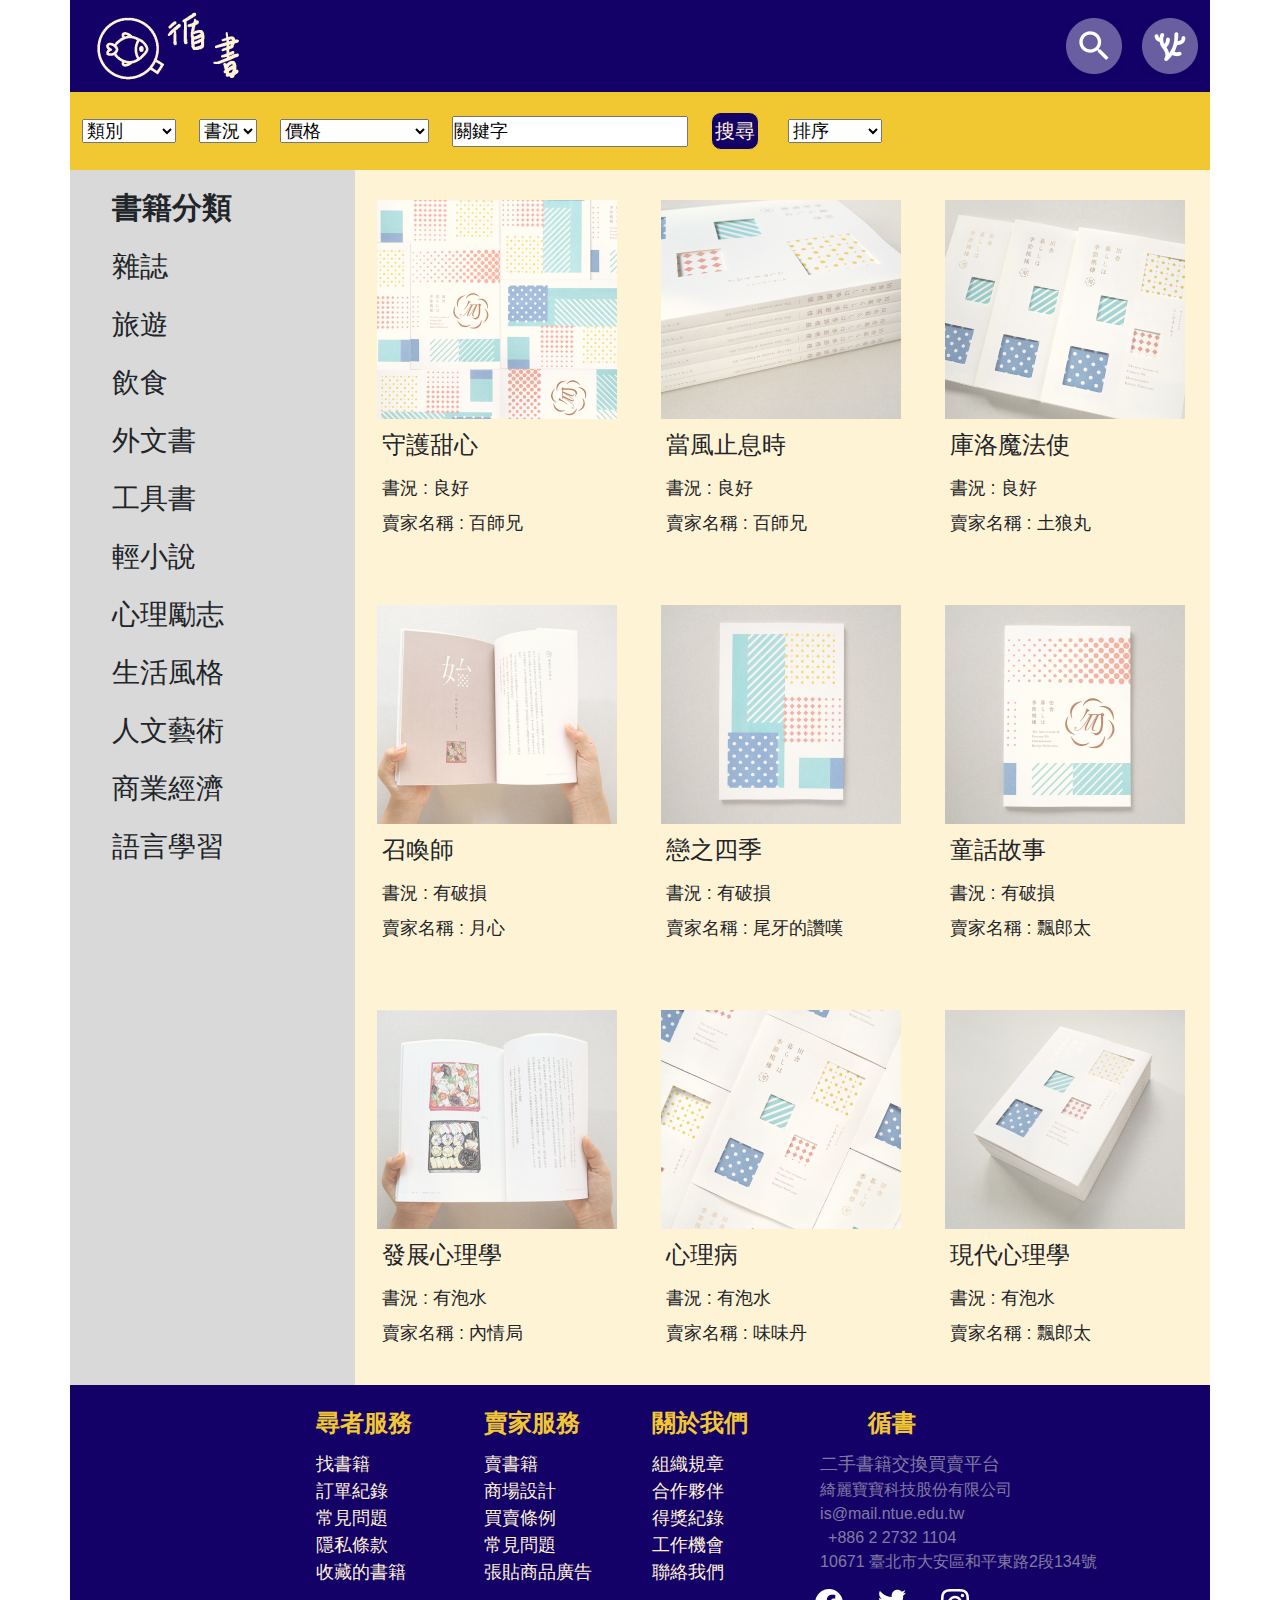
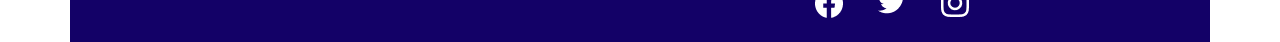
<file: sele.html>
<!DOCTYPE html>
<html lang="en">
<head>
    <meta charset="UTF-8">
    <meta http-equiv="X-UA-Compatible" content="IE=edge">
    <meta name="viewport" content="width=device-width, initial-scale=1.0">
    <title>Document</title>
    <link rel="stylesheet" href="https://necolas.github.io/normalize.css/">
    <link rel="stylesheet" href="css/sele.css">
    <link rel="stylesheet" href="css/bootstrap.min.css">
</head>
<body>
    <div class="contain">
        <header>
            <div class="container">
                <div class="row">
                    <div class="col-xl-12 col-md-12 col-xs-12 H_nav">
                        <div class="H_nav_btn_logo">
                            <a href="./index.html">
                                 <img src="img/H_logo.png" alt="Logo" class="img-fluid">
                            </a>
                           
                        </div>
                        <div class="d-flex flex-row float-end H_nav_btn_r">
                            <div class="H_nav_btn_search">
                                <img src="img/H_search.png" alt="Search" class="img-fluid H_nav_btn_search">
                            </div> 
                            <div class="H_nav_btn_guest">
                                <img src="img/H_guest.png" alt="Guest" class="img-fluid H_nav_btn_guest">
                            </div>                             
                        </div>
                    </div>
                    <div class="d-block d-sm-block d-md-none H_nav_for_xs">
                        <div>
                            <img src="./img/H_line.png" alt="Line" class="img-fluid">
                        </div>
                    </div>
                </div>    
            </div>    
        </header>

        <article>
            <div class="container A_contain">
                <div class="row">
                    <div class="d-none d-sm-none d-md-block col-md-12 d-xl-block col-xl-12 justify-content-between A_nav">
                        <div class="d-inline-flex  A_nav_left">
                            <select class="A_nav_l_select">
                                <option value="">類別</option>
                                <option value="">語言學習</option>
                                <option value="">外文書</option>
                                <option value="">工具書</option>
                                <option value="">雜誌</option>
                                <option value="">旅遊</option>
                                <option value="">人文藝術</option>
                                <option value="">商業經濟</option>
                                <option value="">輕小說</option>
                                <option value="">心理勵志</option>
                                <option value="">生活風格</option>
                                <option value="">飲食</option>
                            </select>
                            <select class="A_nav_l_select">
                                <option value="">書況</option>
                                <option value="">類別</option>
                                <option value="">類別</option>
                                <option value="">類別</option>
                                <option value="">類別</option>  
                            </select>
                            <select class="A_nav_l_select">
                                <option value="">價格</option>
                                <option value="">100元以下</option>
                                <option value="">100元~500元</option>
                                <option value="">500元~1000元</option>
                                <option value="">1000元~1500元</option>
                                <option value="">1500元~2000元</option>
                                <option value="">2000元以上</option>
                            </select>  
                            <div class="A_nav_l_input">
                                <input value="關鍵字" class="A_nav_l_i">
                            </div>   
                            <div class="A_nav_l_p">
                                <p class="A_nav_l_p_textB">
                                    搜尋
                                </p>
                            </div>                              
                        </div>
                        <div class="d-inline-flex A_nav_right">
                            <select class="A_nav_r_select">
                                <option value="">排序</option>
                                <option value="">由多至少</option>
                                <option value="">由少至多</option>
                            </select>    
                        </div>                    
                    </div>
                    <div class="d-block d-xs-block col-xs-12 d-md-none A_nav_xs">
                        <div class=" A_nav_xs_p">
                            <div class="d-flex flex-row d-flex justify-content-evenly">
                            <p class="A_nav_xs_p_b">飲食</p>
                            <p class="A_nav_xs_p_b">外文書</p>
                            <p class="A_nav_xs_p_b">語言學習</p>
                            <p class="A_nav_xs_p_b">宗教信仰</p> 
                            </div>
                            <div class="d-flex flex-row d-flex justify-content-evenly">
                           <p class="A_nav_xs_p_b">雜誌</p>
                           <p class="A_nav_xs_p_b">工具書</p>
                           <p class="A_nav_xs_p_b">人文藝術</p>
                           <p class="A_nav_xs_p_b">生活風格</p>                                 
                            </div>
                            <div class="d-flex flex-row d-flex justify-content-evenly">
                           <p class="A_nav_xs_p_b">旅遊</p>
                           <p class="A_nav_xs_p_b">輕小說</p> 
                           <p class="A_nav_xs_p_b">商業經濟</p>
                           <p class="A_nav_xs_p_b">心理勵志</p>                                
                            </div> 
                        </div>
                    </div>

                </div>
                <div >
                    <div class="row">
                        <div class="d-none d-sm-none d-md-block col-md-3 d-xl-none A_center_sidebar_md">
                            <p class="A_sidebar_md_a">書籍分類</p>
                            <p class="A_sidebar_md_b">飲食</p>
                            <p class="A_sidebar_md_b">雜誌</p>
                            <p class="A_sidebar_md_b">旅遊</p>
                            <p class="A_sidebar_md_b">外文書</p>
                            <p class="A_sidebar_md_b">工具書</p>
                            <p class="A_sidebar_md_b">輕小說</p>     
                            <p class="A_sidebar_md_b">語言學習</p>
                            <p class="A_sidebar_md_b">人文藝術</p>
                            <p class="A_sidebar_md_b">商業經濟</p>
                            <p class="A_sidebar_md_b">心理勵志</p>
                            <p class="A_sidebar_md_b">生活風格</p>                       
                        </div>
                        <div class="d-none d-sm-none d-md-none d-xl-block col-xl-3 A_center_sidebar_xl">
                            <p class="A_sidebar_xl_a">書籍分類</p>
                            <p class="A_sidebar_xl_b">雜誌</p>
                            <p class="A_sidebar_xl_b">旅遊</p>
                            <p class="A_sidebar_xl_b">飲食</p>
                            <p class="A_sidebar_xl_b">外文書</p>
                            <p class="A_sidebar_xl_b">工具書</p>
                            <p class="A_sidebar_xl_b">輕小說</p>
                            <p class="A_sidebar_xl_b">心理勵志</p>
                            <p class="A_sidebar_xl_b">生活風格</p>
                            <p class="A_sidebar_xl_b">人文藝術</p>
                            <p class="A_sidebar_xl_b">商業經濟</p>
                            <p class="A_sidebar_xl_b">語言學習</p>
                        </div>

                        <div class="d-block d-xs-block col-xs-12 d-md-none d-flex flex-row d-flex justify-content-evenly A_center_main_xs_banner">
                            <div class="A_center_main_xs_banner0">
                                <input type="button" value="最熱銷" onclick="location.href='change.html'"
                                class="A_center_main_xs_banner_btn0">
                            </div>
                            <div class="A_center_main_xs_banner1">
                                <input type="button" value="新 舊" onclick="location.href='change.html'"
                                class="A_center_main_xs_banner_btn0">
                            </div>
                            <div class="A_center_main_xs_banner2">
                                <input type="button" value="價格" onclick="location.href='change.html'"
                                class="A_center_main_xs_banner_btn0">
                            </div>
                        </div>    

                        <div class="d-block d-xl-block col-xl-9 d-none A_center_main">
                            <div class="row">
                                <div class="col-xl-3 A_center_main_goods_xl">
                                    <div class="A_center_main_goods_img">
                                        <img src="img/A_center_main_goods_A.png" alt="goods_A">
                                    </div>
                                    <div class="A_center_main_goods_text">
                                        <p class="A_center_main_goods_texta">守護甜心 </p>
                                        <p class="A_center_main_goods_textb">書況 : 良好</p>
                                        <p class="A_center_main_goods_textb">賣家名稱 : 百師兄</p>
                                    </div>
                                </div>
                                <div class="col-xl-3 A_center_main_goods_xl">
                                    <div class="A_center_main_goods_img">
                                        <img src="img/A_center_main_goods_C.png" alt="goods_C">
                                    </div>
                                    <div class="A_center_main_goods_text">
                                        <p class="A_center_main_goods_texta">當風止息時</p>
                                        <p class="A_center_main_goods_textb">書況 : 良好</p>
                                        <p class="A_center_main_goods_textb">賣家名稱 : 百師兄</p>
                                    </div>
                                </div>
                                <div class="col-xl-3 A_center_main_goods_xl">
                                    <div class="A_center_main_goods_img">                                        <img src="img/A_center_main_goods_B.png" alt="goods_B">
                                    </div>
                                    <div class="A_center_main_goods_text">
                                        <p class="A_center_main_goods_texta">庫洛魔法使</p>
                                        <p class="A_center_main_goods_textb">書況 : 良好</p>
                                        <p class="A_center_main_goods_textb">賣家名稱 : 土狼丸</p>
                                    </div>
                                </div>
                                <div class="col-xl-3 A_center_main_goods_xl">
                                    <div class="A_center_main_goods_img">
                                        <img src="img/A_center_main_goods_D.png" alt="goods_D">
                                    </div>
                                    <div class="A_center_main_goods_text">
                                        <p class="A_center_main_goods_texta">召喚師</p>
                                        <p class="A_center_main_goods_textb">書況 : 有破損</p>
                                        <p class="A_center_main_goods_textb">賣家名稱 : 月心</p>
                                    </div>
                                </div>
                                <div class="col-xl-3 A_center_main_goods_xl">
                                    <div class="A_center_main_goods_img">
                                        <img src="img/A_center_main_goods_E.png" alt="goods_E">
                                    </div>
                                    <div class="A_center_main_goods_text">
                                        <p class="A_center_main_goods_texta">戀之四季</p>
                                        <p class="A_center_main_goods_textb">書況 : 有破損</p>
                                        <p class="A_center_main_goods_textb">賣家名稱 : 尾牙的讚嘆</p>
                                    </div>
                                </div>
                                <div class="col-xl-3 A_center_main_goods_xl">
                                    <div class="A_center_main_goods_img">
                                        <img src="img/A_center_main_goods_F.png" alt="goods_F">
                                    </div>
                                    <div class="A_center_main_goods_text">
                                        <p class="A_center_main_goods_texta">童話故事</p>
                                        <p class="A_center_main_goods_textb">書況 : 有破損</p>
                                        <p class="A_center_main_goods_textb">賣家名稱 : 飄郎太</p>
                                    </div>
                                </div>
                                <div class="col-xl-3 A_center_main_goods_xl">
                                    <div class="A_center_main_goods_img">
                                        <img src="img/A_center_main_goods_H.png" alt="goods_H">
                                    </div>
                                    <div class="A_center_main_goods_text">
                                        <p class="A_center_main_goods_texta">發展心理學</p>
                                        <p class="A_center_main_goods_textb">書況 : 有泡水</p>
                                        <p class="A_center_main_goods_textb">賣家名稱 : 內情局</p>
                                    </div>
                                </div>
                                <div class="col-xl-3 A_center_main_goods_xl">
                                    <div class="A_center_main_goods_img">
                                        <img src="img/A_center_main_goods_G.png" alt="goods_G">
                                    </div>
                                    <div class="A_center_main_goods_text">
                                        <p class="A_center_main_goods_texta">心理病</p>
                                        <p class="A_center_main_goods_textb">書況 : 有泡水</p>
                                        <p class="A_center_main_goods_textb">賣家名稱 : 味味丹</p>
                                    </div>
                                </div>
                                <div class="col-xl-3 A_center_main_goods_xl">
                                    <div class="A_center_main_goods_img">
                                        <img src="img/A_center_main_goods_I.png" alt="goods_I">
                                    </div>
                                    <div class="A_center_main_goods_text">
                                        <p class="A_center_main_goods_texta">現代心理學</p>
                                        <p class="A_center_main_goods_textb">書況 : 有泡水</p>
                                        <p class="A_center_main_goods_textb">賣家名稱 : 飄郎太</p>
                                    </div>
                                </div>
                            </div>

                        </div>
                        <div class="d-none d-md-block col-md-9
                        d-xl-none A_center_main">
                            <div class="row d-flex justify-content-evenly">
                                <div class="col-md-4 A_center_main_goods_md">
                                    <div class="A_center_main_goods_img">
                                        <img src="img/A_center_main_goods_A1.png" alt="goods_A">
                                    </div>
                                    <div class="A_center_main_goods_text">
                                        <p class="text-nowrap A_center_main_goods_textc">守護甜心 </p>
                                        <p class="text-nowrap A_center_main_goods_textd">書況 : 良好</p>
                                        <p class="text-nowrap A_center_main_goods_textd">賣家名稱 : 百師兄</p>
                                        <p class="text-nowrap A_center_main_goods_textd">二手價 : 80元</p>
                                    </div>
                                </div>
                                <div class="col-md-4 A_center_main_goods_md2">
                                    <div class="A_center_main_goods_img">
                                        <img src="img/A_center_main_goods_C1.png" alt="goods_C">
                                    </div>
                                    <div class="A_center_main_goods_text">
                                        <p class="text-nowrap A_center_main_goods_textc">當風止息時</p>
                                        <p class="text-nowrap A_center_main_goods_textd">書況 : 良好</p>
                                        <p class="text-nowrap A_center_main_goods_textd">賣家名稱 : 百師兄</p>
                                        <p class="text-nowrap A_center_main_goods_textd">二手價 : 80元</p>
                                    </div>
                                </div>
                                <div class="col-md-4 A_center_main_goods_md">
                                    <div class="A_center_main_goods_img">                                           <img src="img/A_center_main_goods_B1.png" alt="goods_B">
                                    </div>
                                    <div class="A_center_main_goods_text">
                                        <p class="text-nowrap A_center_main_goods_textc">庫洛魔法使</p>
                                        <p class="text-nowrap A_center_main_goods_textd">書況 : 良好</p>
                                        <p class="text-nowrap A_center_main_goods_textd">賣家名稱 : 土狼丸</p>
                                        <p class="text-nowrap A_center_main_goods_textd">二手價 : 80元</p>
                                    </div>
                                </div>
                                <div class="col-md-4 A_center_main_goods_md2">
                                    <div class="A_center_main_goods_img">
                                        <img src="img/A_center_main_goods_D1.png" alt="goods_D">
                                    </div>
                                    <div class="A_center_main_goods_text">
                                        <p class="text-nowrap A_center_main_goods_textc">召喚師</p>
                                        <p class="text-nowrap A_center_main_goods_textd">書況 : 有破損</p>
                                        <p class="text-nowrap A_center_main_goods_textd">賣家名稱 : 月心</p>
                                        <p class="text-nowrap A_center_main_goods_textd">二手價 : 80元</p>
                                    </div>
                                </div>
                                <div class="col-md-4 A_center_main_goods_md">
                                    <div class="A_center_main_goods_img">
                                        <img src="img/A_center_main_goods_F1.png" alt="goods_F">
                                    </div>
                                    <div class="A_center_main_goods_text">
                                        <p class="text-nowrap A_center_main_goods_textc">童話故事</p>
                                        <p class="text-nowrap A_center_main_goods_textd">書況 : 有破損</p>
                                        <p class="text-nowrap A_center_main_goods_textd">賣家名稱 : 飄郎太</p>
                                        <p class="text-nowrap A_center_main_goods_textd">二手價 : 80元</p>
                                    </div>
                                </div>
                                <div class="col-md-4 A_center_main_goods_md2">
                                    <div class="A_center_main_goods_img">
                                        <img src="img/A_center_main_goods_E1.png" alt="goods_E">
                                    </div>
                                    <div class="A_center_main_goods_text">
                                        <p class="text-nowrap A_center_main_goods_textc">戀之四季</p>
                                        <p class="text-nowrap A_center_main_goods_textd">書況 : 有破損</p>
                                        <p class="text-nowrap A_center_main_goods_textd">賣家名稱 : 尾牙</p>
                                        <p class="text-nowrap A_center_main_goods_textd">二手價 : 80元</p>
                                    </div>
                                </div>
                                <div class="col-md-4 A_center_main_goods_md">
                                    <div class="A_center_main_goods_img">
                                        <img src="img/A_center_main_goods_G1.png" alt="goods_G">
                                    </div>
                                    <div class="A_center_main_goods_text">
                                        <p class="text-nowrap A_center_main_goods_textc">心理病</p>
                                        <p class="text-nowrap A_center_main_goods_textd">書況 : 有泡水</p>
                                        <p class="text-nowrap A_center_main_goods_textd">賣家名稱 : 味味丹</p>
                                        <p class="text-nowrap A_center_main_goods_textd">二手價 : 80元</p>
                                    </div>
                                </div>
                                <div class="col-md-4 A_center_main_goods_md2">
                                    <div class="A_center_main_goods_img">
                                        <img src="img/A_center_main_goods_H1.png" alt="goods_H">
                                    </div>
                                    <div class="A_center_main_goods_text">
                                        <p class="text-nowrap A_center_main_goods_textc">發展心理學</p>
                                        <p class="text-nowrap A_center_main_goods_textd">書況 : 有泡水</p>
                                        <p class="text-nowrap A_center_main_goods_textd">賣家名稱 : 內情局</p>
                                        <p class="text-nowrap A_center_main_goods_textd">二手價 : 80元</p>
                                    </div>
                                </div>
                                <div class="col-md-4 A_center_main_goods_md">
                                    <div class="A_center_main_goods_img">
                                        <img src="img/A_center_main_goods_J1.png" alt="goods_I">
                                    </div>
                                    <div class="A_center_main_goods_text">
                                        <p class="text-nowrap A_center_main_goods_textc">現代心理學</p>
                                        <p class="text-nowrap A_center_main_goods_textd">書況 : 有泡水</p>
                                        <p class="text-nowrap A_center_main_goods_textd">賣家名稱 : 飄郎太</p>
                                        <p class="text-nowrap A_center_main_goods_textd">二手價 : 80元</p>
                                    </div>
                                </div>
                                
                                <div class="col-md-4 A_center_main_goods_md2">
                                    <div class="A_center_main_goods_img">
                                        <img src="img/A_center_main_goods_I1.png" alt="goods_I">
                                    </div>
                                    <div class="A_center_main_goods_text">
                                        <p class="text-nowrap A_center_main_goods_textc">現代心理學</p>
                                        <p class="text-nowrap A_center_main_goods_textd">書況 : 有泡水</p>
                                        <p class="text-nowrap A_center_main_goods_textd">賣家名稱 : 飄郎太</p>
                                        <p class="text-nowrap A_center_main_goods_textd">二手價 : 80元</p>
                                    </div>
                                </div>
                            </div>

                        </div>
                        <div class="d-block d-xs-block col-xs-12 d-md-none A_center_main">
                            <div class="row d-flex justify-content-center">
                                <hr class="A_center_main_goods_xs_hr" style="width:90%;">
                                <div class="A_center_main_goods_xs">
                                    <div class="A_center_main_goods_img">
                                        <img src="img/A_center_main_goods_A2.png" alt="goods_A">
                                    </div>
                                    <div class="A_center_main_goods_text">
                                        <p class="A_center_main_goods_textc">守護甜心 </p>
                                        <p class="A_center_main_goods_textd">書況 : 良好</p>
                                        <p class="A_center_main_goods_textd">賣家名稱 : 百師兄</p>
                                    </div>
                                    <div class="A_center_main_goods_text_r">
                                        <p class="text-nowrap A_center_main_goods_texte">二手價 : 80元
                                        </p>
                                        <div class="A_center_main_xs_btn">
                                            <input type="button" value="加入購物車" onclick="location.href='change.html'"
                                            class="A_center_main_xs_btn_x">
                                        </div>
                                    </div>
                                </div>
                                <hr class="A_center_main_goods_xs_hr" style="width:90%;">
                                <div class="A_center_main_goods_xs">
                                    <div class="A_center_main_goods_img">                                        <img src="img/A_center_main_goods_B2.png" alt="goods_B">
                                    </div>
                                    <div class="A_center_main_goods_text">
                                        <p class="A_center_main_goods_textc">庫洛魔法使</p>
                                        <p class="A_center_main_goods_textd">書況 : 良好</p>
                                        <p class="A_center_main_goods_textd">賣家名稱 : 土狼丸</p>
                                    </div>
                                    <div class="A_center_main_goods_text_r">
                                        <p class="text-nowrap A_center_main_goods_texte">二手價 : 80元
                                        </p>
                                        <div class="A_center_main_xs_btn">
                                            <input type="button" value="加入購物車" onclick="location.href='change.html'"
                                            class="A_center_main_xs_btn_x">
                                        </div>
                                    </div>
                                </div>
                                <hr class="A_center_main_goods_xs_hr" style="width:90%;">
                                <div class="A_center_main_goods_xs">
                                    <div class="A_center_main_goods_img">
                                        <img src="img/A_center_main_goods_C2.png" alt="goods_C">
                                    </div>
                                    <div class="A_center_main_goods_text">
                                        <p class="A_center_main_goods_textc">當風止息時</p>
                                        <p class="A_center_main_goods_textd">書況 : 良好</p>
                                        <p class="A_center_main_goods_textd">賣家名稱 : 百師兄</p>                                     
                                    </div>
                                    <div class="A_center_main_goods_text_r">
                                        <p class="text-nowrap A_center_main_goods_texte">二手價 : 80元
                                        </p>
                                        <div class="A_center_main_xs_btn">
                                            <input type="button" value="加入購物車" onclick="location.href='change.html'"
                                            class="A_center_main_xs_btn_x">
                                        </div>
                                    </div>
                                </div>
                                <hr class="A_center_main_goods_xs_hr" style="width:90%;">
                                <div class="A_center_main_goods_xs">
                                    <div class="A_center_main_goods_img">
                                        <img src="img/A_center_main_goods_D2.png" alt="goods_D">
                                    </div>
                                    <div class="A_center_main_goods_text">
                                        <p class="A_center_main_goods_textc">召喚師</p>
                                        <p class="A_center_main_goods_textd">書況 : 有破損</p>
                                        <p class="A_center_main_goods_textd">賣家名稱 : 月心</p>
                                    </div>
                                    <div class="A_center_main_goods_text_r">
                                        <p class="text-nowrap A_center_main_goods_texte">二手價 : 80元
                                        </p>
                                        <div class="A_center_main_xs_btn">
                                            <input type="button" value="加入購物車" onclick="location.href='change.html'"
                                            class="A_center_main_xs_btn_x">
                                        </div>
                                    </div>
                                </div>
                                <hr class="A_center_main_goods_xs_hr" style="width:90%;">
                                <div class="A_center_main_goods_xs">
                                    <div class="A_center_main_goods_img">
                                        <img src="img/A_center_main_goods_E2.png" alt="goods_E">
                                    </div>
                                    <div class="A_center_main_goods_text">
                                        <p class="A_center_main_goods_textc">戀之四季</p>
                                        <p class="A_center_main_goods_textd">書況 : 有破損</p>
                                        <p class="A_center_main_goods_textd">賣家名稱 : 尾牙</p>
                                    </div>
                                    <div class="A_center_main_goods_text_r">
                                        <p class="text-nowrap A_center_main_goods_texte">二手價 : 80元
                                        </p>
                                        <div class="A_center_main_xs_btn">
                                            <input type="button" value="加入購物車" onclick="location.href='change.html'"
                                            class="A_center_main_xs_btn_x">
                                        </div>
                                    </div>
                                </div>
                                <hr class="A_center_main_goods_xs_hr" style="width:90%;">
                                <div class="A_center_main_goods_xs">
                                    <div class="A_center_main_goods_img">
                                        <img src="img/A_center_main_goods_F2.png" alt="goods_F">
                                    </div>
                                    <div class="A_center_main_goods_text">
                                        <p class="A_center_main_goods_textc">童話故事</p>
                                        <p class="A_center_main_goods_textd">書況 : 有破損</p>
                                        <p class="A_center_main_goods_textd">賣家名稱 : 飄郎太</p>
                                    </div>
                                    <div class="A_center_main_goods_text_r">
                                        <p class="text-nowrap A_center_main_goods_texte">二手價 : 80元
                                        </p>
                                        <div class="A_center_main_xs_btn">
                                            <input type="button" value="加入購物車" onclick="location.href='change.html'"
                                            class="A_center_main_xs_btn_x">
                                        </div>
                                    </div>
                                </div>
                                <hr class="A_center_main_goods_xs_hr" style="width:90%;">
                                <div class="A_center_main_goods_xs">
                                    <div class="A_center_main_goods_img">
                                        <img src="img/A_center_main_goods_G2.png" alt="goods_G">
                                    </div>
                                    <div class="A_center_main_goods_text">
                                        <p class="A_center_main_goods_textc">心理病</p>
                                        <p class="A_center_main_goods_textd">書況 : 有泡水</p>
                                        <p class="A_center_main_goods_textd">賣家名稱 : 味味丹</p>
                                    </div>
                                    <div class="A_center_main_goods_text_r">
                                        <p class="text-nowrap A_center_main_goods_texte">二手價 : 80元
                                        </p>
                                        <div class="A_center_main_xs_btn">
                                            <input type="button" value="加入購物車" onclick="location.href='change.html'"
                                            class="A_center_main_xs_btn_x">
                                        </div>
                                    </div>
                                </div>
                                <hr class="A_center_main_goods_xs_hr" style="width:90%;">
                                <div class="A_center_main_goods_xs">
                                    <div class="A_center_main_goods_img">
                                        <img src="img/A_center_main_goods_H2.png" alt="goods_H">
                                    </div>
                                    <div class="A_center_main_goods_text">
                                        <p class="A_center_main_goods_textc">發展心理學</p>
                                        <p class="A_center_main_goods_textd">書況 : 有泡水</p>
                                        <p class="A_center_main_goods_textd">賣家名稱 : 內情局</p>
                                    </div>
                                    <div class="A_center_main_goods_text_r">
                                        <p class="text-nowrap A_center_main_goods_texte">二手價 : 80元
                                        </p>
                                        <div class="A_center_main_xs_btn">
                                            <input type="button" value="加入購物車" onclick="location.href='change.html'"
                                            class="A_center_main_xs_btn_x">
                                        </div>
                                    </div>
                                </div>
                                <hr class="A_center_main_goods_xs_hr" style="width:90%;">
                                <div class="A_center_main_goods_xs">
                                    <div class="A_center_main_goods_img">
                                        <img src="img/A_center_main_goods_I2.png" alt="goods_I">
                                    </div>
                                    <div class="A_center_main_goods_text">
                                        <p class="A_center_main_goods_textc">現代心理學</p>
                                        <p class="A_center_main_goods_textd">書況 : 有泡水</p>
                                        <p class="A_center_main_goods_textd">賣家名稱 : 飄郎太</p>
                                    </div>
                                    <div class="A_center_main_goods_text_r">
                                        <p class="text-nowrap A_center_main_goods_texte">二手價 : 80元
                                        </p>
                                        <div class="A_center_main_xs_btn">
                                            <input type="button" value="加入購物車" onclick="location.href='change.html'"
                                            class="A_center_main_xs_btn_x">
                                            
                                        </div>
                                    </div>
                                </div>
                                <hr class="A_center_main_goods_xs_hr" style="width:90%;">
                                <div class="A_center_main_goods_xs_next d-flex justify-content-evenly">
                                    <div class="A_center_main_goods_xs_next_left">
                                        <img src="./img/A_next_L.png" alt="left">
                                    </div>
                                    <div class="A_center_main_goods_xs_next_p">
                                        <p> 1 </p>
                                    </div>
                                    <div class="A_center_main_goods_xs_next_p">
                                        <p> 2 </p>
                                    </div>
                                    <div class="A_center_main_goods_xs_next_right">
                                        <img src="./img/A_next_R.png" alt="right">
                                    </div>
                                </div>
                            </div>

                        </div>

                    </div>        
                </div>
                
                
            </div>
        </article>

        <footer>
            <div class="container d-flex justify-content-evenly F_contain">
                <div class="row">
                    <div class="col-xl-3 col-md-4 col-xs-12 F_textA"> 
                        <p class="F_text_a">尋者服務</p>
                        <p class="F_text_b">找書籍</p>              
                        <p class="F_text_b">訂單紀錄</p>
                        <p class="F_text_b">常見問題</p>
                        <p class="F_text_b">隱私條款</p>  
                        <p class="F_text_b">收藏的書籍</p>                             
                    </div>
                    <div class="col-xl-3 col-md-4 col-xs-12 F_textB">
                        <p class="F_text_a">賣家服務</p>
                        <p class="F_text_b">賣書籍</p>
                        <p class="F_text_b">商場設計</p>               
                        <p class="F_text_b">買賣條例</p>
                        <p class="F_text_b">常見問題</p> 
                        <p class="F_text_b">張貼商品廣告</p>                    
                    </div>
                    <div class="col-xl-3 col-md-4 col-xs-12 F_textC">
                        <p class="F_text_a">關於我們</p>
                        <p class="F_text_b">組織規章</p>
                        <p class="F_text_b">合作夥伴</p>               
                        <p class="F_text_b">得獎紀錄</p>
                        <p class="F_text_b">工作機會</p> 
                        <p class="F_text_b">聯絡我們</p>
                    </div>
                    <div class="col-xl-3 col-md-12 col-xs-12 text-center align-middle F_textD">
                        <p class="F_text_a">循書</p>
                        <p class="text-nowrap F_text_c">二手書籍交換買賣平台</p>
                        <p class="text-nowrap F_text_d">綺麗寶寶科技股份有限公司</p>
                        <p class="F_text_d">is@mail.ntue.edu.tw</p>
                        <p class="F_text_d">+886 2 2732 1104</p>
                        <p class="text-nowrap F_text_d">10671 臺北市大安區和平東路2段134號</p>
                        <div class="F_btn">
                            <div class="F_btn_fb">
                                <a href="https://www.facebook.com/">
                                    <img src="img/F_btn_fb.png" alt="Facebook">
                                </a>
                            </div>
                            <div class="F_btn_tw">
                                <a href="https://twitter.com/?lang=zh-tw">
                                    <img src="img/F_btn_tw.png" alt="Twitter">
                                </a>                       
                            </div>
                            <div class="F_btn_ig">
                                <a href="https://www.instagram.com/">
                                    <img src="img/F_btn_ig.png" alt="Instagram">
                                </a>                    
                            </div>
                        </div>
                    </div>                       
                </div>
            </div>
                
            
        </footer>
    </div>

    <script>
        function w3_open() {
          document.getElementById("mySidebar").style.display = "block";
          document.getElementById("bar-item_op").style.display = "none";
          document.getElementById("bar-item_cl").style.display = "block";
        }
        
        function w3_close() {
          document.getElementById("mySidebar").style.display = "none";
          document.getElementById("bar-item_op").style.display = "block";
          document.getElementById("bar-item_cl").style.display = "none";
        }
        </script>
</body>
</html>
</file>
<file: css/change.css>
body{
    margin: 0px;
    padding: 0px;
}
.contain{
    margin: auto;
    font-family: 'Microsoft JhengHei', sans-serif;
}

/* header{
    width: 1260px;
    height: 135px;
} */
.H_nav{
    width: 100%;
    /* width: 1260px; */
    /* height: 135px; */
    padding-right: 0px;
    padding-left: 0px;
    background-color: #130167;
    display: flex;
    flex-direction: row;
    justify-content: space-between;
    align-items: center;
}
.H_nav_for_xs{
    /* margin: 0px;*/
    background-color: #130167; 
    padding-bottom: 10px;
    margin-bottom: 0px;
}


.H_nav_btn_search{
    margin-right: 10px;
} 
.H_nav_btn_guest{
    margin-right: 0px;
} 
.H_nav_btn_search:hover{
    cursor: pointer;
}

/**article**/
.A_nav{
    /* width: 1260px;
    height: 115px; */
    background-color: #F1C832;
    /* display: flex;
    flex-direction: row;
    justify-content: space-between;  */
    padding: 20px 0;
}

.A_nav_left{
    display: flex;
    flex-direction: row;
    align-items: center;
    /* margin-left: 70px; */
}
.A_nav_l_select{
    /* width: 155px;
    height: 40px; */
    font-size: 18px;
    margin-right: 23px;
}
.A_nav_l_select:hover{
    cursor: pointer;
}

.A_nav_l_i{
    /* width: 165px;
    height: 36px; */
    margin: 0px;
    margin-right: 23px;
    padding: 0px;
    font-size: 18px;
}
.A_nav_l_p{
    border: 1px solid #F1C832;
    border-radius: 10px;
    background-color: #130167;
    margin-right: 25px;
}
.A_nav_l_p_textB{
    /* height: 36px;
    width: 57px; */
    font-size: 20px;
    margin: 0px;
    padding: 3px;
    color: #FFF3D6;
    /* background-color: #130167; */
    display: flex;
    justify-content: center;
    align-items: center;
}
.A_nav_l_p_textB:hover{
    cursor: pointer;
}
.A_nav_right{
    display: flex;
    align-self: center;
    /* margin-right: 70px; */
}
.A_nav_r_select{
    /* width: 130px;
    height: 40px; */
    font-size: 18px;
}
.A_nav_r_select:hover{
    cursor: pointer;
}

.A_nav_xs{
    background-color: #D9D9D9;
    padding-top: 10px;
}
.A_nav_xs_p_b{
    font-size: 18px;
    margin-bottom: 6px;
}
.A_nav_xs_p_b:hover{
    cursor: pointer;
    color: #779BC8;
}
.A_center_main_xs_banner{
    background-color: #FFF3D6;
    padding-top: 20px;
}
.A_center_main_xs_banner_btn0{
    background-color: white;
    border: 1px solid #FFF3D6;
    border-radius: 10px;
    font-size: 14px;
    padding: 5px;
    margin-bottom: 20px;
}


.A_center{
    display: flex;
    flex-direction: row;
}
.A_center_sidebar_xl{
    /* width: 255px;
    height: 1335px; */
    background-color: #D9D9D9;
}
.A_center_sidebar_md{
    /* width: 255px;
    height: 1335px; */
    background-color: #D9D9D9;
}
.A_sidebar_xl_a{
    padding-top: 15px;
    font-size: 30px;
    font-weight: bold;
    margin-left: 30px;
}
.A_sidebar_xl_b{
    font-size: 28px;
    margin-left: 30px;
}
.A_sidebar_xl_b:hover{
    cursor: pointer;
    color: #779BC8;
}

.A_sidebar_md_a{
    font-size: 22px;
    font-weight: bold;
    margin-left: 25px;
    padding-top: 15px;
}
.A_sidebar_md_b{
    font-size: 20px;
    margin-left: 25px;
}
.A_sidebar_md_b:hover{
    cursor: pointer;
    color: #779BC8;
}






.A_center_main{
    /* width: 1005px;
    height: 1335px; */
    background-color: #FFF3D6;
    display: flex;
    flex-wrap: wrap;
    justify-content: center;
}
.row{
    margin: 0px;
}
.A_center_main_goods_xl{
    margin: 0px 60px 0px 10px;
    padding-top: 30px;
    padding-bottom: 30px;
    /* height: 330; */
}
.A_center_main_goods_md{
    display: flex;
    flex-direction: row;
    margin: 0px 45px 0px -40px;
    padding-top: 30px;
    padding-bottom: 30px;
    /* height: 330; */
}
.A_center_main_goods_md2{
    display: flex;
    flex-direction: row;
    margin: 0px 45px 0px -15px;
    padding-top: 30px;
    padding-bottom: 30px;
    /* height: 330; */
}
.A_center_main_goods_xs{
    display: flex;
    flex-direction: row;
    justify-content: center;
    margin: 25px 0;
    padding-top: 25px;
}
.A_center_main_goods_xs_hr{
    border: 0;
    border-top: 1px solid #106;
}


.A_center_main_goods_img{
    opacity: 0.75;
}
.A_center_main_goods_img:hover{
    cursor: pointer;
    opacity: 3;
}
.A_center_main_goods_text{
    margin: 0 5px;
}
.A_center_main_goods_text_r{
    display: flex;
    flex-direction: column;
    justify-content: end;
    align-content: flex-end; 
}
.A_center_main_goods_texta{
    font-size: 24px;
    margin-top: 8px;
    margin-bottom: 12px;
}
.A_center_main_goods_textb{
    font-size: 18px;
    margin-top: 8px;
    margin-bottom: 8px;
}
.A_center_main_goods_textc{
    font-size: 18px;
    margin-top: 5px;
    margin-bottom: 5px;
    margin-left: 5px;
}
.A_center_main_goods_textd{
    font-size: 12px;
    margin-top: 5px;
    margin-bottom: 5px;
    margin-left: 5px;
}
.A_center_main_goods_texte{
    font-size: 10px;
    /* margin-top: 15px;
    margin-bottom: 5px; */
    margin-left: 15px;
}
.A_center_main_goods_btn{
    display: flex;
    justify-content: end; 
}
.A_img_btn_x{
    height: 20px;
    width: 71px;
    border: 1px solid #F1C832;
    border-radius: 10px;
    font-size: 10px;
    background-color: #FFF3D6;
}
.A_center_main_xs_btn_x:hover{
    background-color: #F1C832;
    cursor: pointer;
}
.A_center_main_xs_btn_x{
    margin-left: 15px;
    height: 25px;
    width: 100px;
    border: solid 1px #F1C832;
    border-radius: 10px;
    font-size: 10px;
    background-color: #FFF3D6;
    background-image: url(../img/A_next_R.png);
    background-repeat:no-repeat;
    background-position: 80px;
    /* margin-right: 30px;
    margin-bottom: 30px; */
}
.A_center_main_goods_xs_next{
    display: flex;
    flex-direction: row;
    justify-content: space-around;
}
.A_center_main_goods_xs_next_p{
    font-size: 14px;
}






/**footer**/
 /* footer{
   width: 1260px;
    height: 320px; */
    /* background-color: #130167;
} */
.F_contain{
    /* display: flex;
    flex-direction: row;
    justify-content: space-around; 
    padding: 0px 80px; */
    background-color: #130167;
}
.F_text_a{
    margin-top: 20px;
    margin-bottom: 10px;
    color: #F1C832;
    font-size: 24px;
    font-weight: bold;
}
.F_text_b{
    color: #FFF3D6;
    font-size: 18px;
    margin: 0px;
}
.F_text_b:hover{
    cursor: pointer;
    color: #F1C832;
}
.F_text_c{
    opacity: 0.6;
    color: #C9C9C9;
    font-size: 18px;
    margin: 0px;
}
.F_text_d{
    opacity: 0.6;
    color: #C9C9C9;
    font-size: 16px;
    margin: 0px;
}
.F_btn{   
    display: flex;
    flex-direction: row;
    justify-content: center;
    margin-top: 15px;
    margin-bottom: 25px;
}

.F_btn_fb{
    height: 28px;
    width: 28px;
}.F_btn_ig{
    height: 28px;
    width: 28px;
}
.F_btn_tw{
    height: 28px;
    width: 28px;
    margin: 0px 35px;
}
.F_btn_fb:hover{
    cursor: pointer;
}
.F_btn_tw:hover{
    cursor: pointer;
}
.F_btn_ig:hover{
    cursor: pointer;
}
</file>
<file: css/login.css>
body{
    margin: 0px;
    padding: 0px;
}
.contain{
    /* width: 1260px; */
    margin: auto;
    font-family: 'Microsoft JhengHei', sans-serif;
}

/**header**/

/* header{
    width: 1260px;
    height: 135px;
} */
.H_nav{
    /* width: 100%; */
    /* width: 1260px; */
    /* height: 135px; */
    padding-right: 0px;
    padding-left: 0px;
    background-color: #130167;
    display: flex;
    flex-direction: row;
    justify-content: space-between;
    align-items: center;
}
.H_nav_for_xs{
    /* margin: 0px;*/
    background-color: #130167; 
    /* padding-bottom: 10px;
    margin-bottom: 15px; */
}

.H_nav_btn_search{
    margin-right: 10px;
} 
.H_nav_btn_guest{
    margin-right: 0px;
} 
.H_nav_btn_search:hover{
    cursor: pointer;
}
.H_nav_btn_guest:hover{
    cursor: pointer;
}


/**article**/
 /*article{
    width: 1260px;
    height: 955px;
} */

.A_contain{
    /* height: 955px; */
    display: flex;
    flex-direction: row;
    justify-content: space-around;
    align-items: center;
    background-color: rgba(0, 0, 0, .5);
    background-blend-mode: multiply;
    background-image: url("../img/background_img.png");
    background-size: cover;
    background-position: 80% 30%;
    padding-top: 140px;
    margin: 0px;
}
.A_text_xl{
    /* width: 545px;
    height: 680px; */
    display: flex;
    flex-direction: column;
    justify-content: center;
    margin-left: -150px;
    padding-bottom: 160px;
}
.A_text_md{
    /* width: 545px;
    height: 680px; */
    display: flex;
    flex-direction: column;
    justify-content: center;
    /* margin-left: -150px; */
    padding-bottom: 30px;
    margin-top: -100px;
}
.A_text_xs{
    /* width: 545px;
    height: 680px; */
    display: flex;
    flex-direction: column;
    justify-content: center;
    /* margin-left: -150px; */
    /* padding-bottom: 30px; */
    margin-top: 20px;
}
.A_texta{
    font-size: 64px;
    color: white;
    margin: 0px;
    padding-left: 30px;
}
.A_textb{
    font-size: 36px;
    color: white;
    margin: 0px;
    padding-left: 30px;
}
.A_texta_xs{
    font-size: 24px;
    color: black;
     margin: 0px;
    /*padding-left: 30px; */
}
.A_textb_xs{
    font-size: 14px;
    color: black;
    margin: 0px;
    /* padding-left: 30px; */
}

.A_login_xl{
    width: 545px;
    height: 680px;
    background-color: #FFF3D6;
    /* display: flex;
    flex-direction: column;
    justify-content: space-around;
    align-items: center; */
    border-radius: 10px;
    margin-bottom: 140px;
    margin-left: 0px;
    margin-right: -50px;
    padding-right: 1111150px;
}
.A_login_md{
    width: 545px;
    height: 680px;
    background-color: #FFF3D6;
    /* display: flex;
    flex-direction: column;
    justify-content: space-around;
    align-items: center; */
    border-radius: 10px;
    margin-bottom: 140px;
    margin-left: 0px;
}
.A_login_xs{
    width: 290px;
    height: 450px;
    background-color: #FFF3D6;
    /* display: flex;
    flex-direction: column;
    justify-content: space-around;
    align-items: center; */
    border-radius: 10px;
    margin-bottom: 140px;
    margin-left: 0px;
}


.A_login_account{
    width: 380px;
    height: 75px;
    background-color: #B1B1B1;
    font-size: 24px;
    color: white;
    border: none;
    padding: 0px;
    border-radius: 10px;
    margin-left: 10px;
    margin-top: 50px;
}
.A_login_password{
    width: 380px;
    height: 75px;
    background-color: #B1B1B1;
    font-size: 24px;
    color: white;
    border: none;
    padding: 0px;
    border-radius: 10px;
    margin-left: 10px;
    margin-top: 80px;
}
.A_login_login{
    width: 380px;
    height: 75px;
    background-color: #525252;
    font-size: 24px;
    color: white;
    padding: 0px;
    position: relative;
    border-radius: 10px;
    margin-left: 10px;
    margin-top: 100px;
    padding-right: 0px;
}

.A_login_account_md{
    width: 380px;
    height: 75px;
    background-color: #B1B1B1;
    font-size: 24px;
    color: white;
    border: none;
    padding: 0px;
    border-radius: 10px;
    margin-left: 45px;
    margin-top: 50px;
}
.A_login_password_md{
    width: 380px;
    height: 75px;
    background-color: #B1B1B1;
    font-size: 24px;
    color: white;
    border: none;
    padding: 0px;
    border-radius: 10px;
    margin-left: 45px;
    margin-top: 80px;
}
.A_login_login_md{
    width: 380px;
    height: 75px;
    background-color: #525252;
    font-size: 24px;
    color: white;
    padding: 0px;
    position: relative;
    border-radius: 10px;
    margin-left: 45px;
    margin-top: 100px;
    padding-right: 0px;
}

.A_login_account_xs{
    width: 245px;
    height: 45px;
    background-color: #B1B1B1;
    font-size: 14px;
    color: white;
    border: none;
    padding: 0px;
    border-radius: 10px;
    margin-left: 30px;
    margin-top: 0px;
}
.A_login_password_xs{
    width: 245px;
    height: 45px;
    background-color: #B1B1B1;
    font-size: 14px;
    color: white;
    border: none;
    padding: 0px;
    border-radius: 10px;
    margin-left: 30px;
    margin-top: 0px;
}
.A_login_login_xs{
    width: 245px;
    height: 50px;
    background-color: #525252;
    font-size: 18px;
    color: white;
    padding: 0px;
    position: relative;
    border-radius: 10px;
    margin-left: 30px;
    margin-top: 0px;
    padding-right: 0px;
}

.A_login_big1{
    margin-top: 20px;
}
.A_login_big2{
    margin-top: -50px;
    margin-bottom: -50px;    
}
.A_login_big1_xs{
    height: 60px;
    margin-top: 10px;
}
.A_login_big2_xs{
    height: 60px;
    margin-top: 10px;
    margin-bottom: 10px;    
}
.A_login_big3_xs{
    height: 60px;
    margin-top: 10px;
    margin-bottom: 10px;    
}
.A_login_login:hover{
    cursor: pointer;
}

.A_login_text{
    display: flex;
    flex-direction: row;
    justify-content: space-around; 
    margin-top: 20px;
}
.A_login_text_xs{
    display: flex;
    flex-direction: row;
    justify-content: space-around; 
    /* margin-top: 20px; */
}
.A_login_text_a{
    font-size: 18px;
    color: #FF3D00;
    margin: 0px;
    /* margin-right: 245px; */
    padding-right: 100px;
}
.A_login_text_a_md{
    font-size: 18px;
    color: #FF3D00;
    margin: 0px;
    /* margin-right: 245px; */
    padding-right: 100px;
}
.A_login_text_a_xs{
    font-size: 14px;
    color: #FF3D00;
    margin: 0px;
    /* margin-right: 245px; */
    /* padding-right: 20px; */
}
.A_login_text_a:hover{
    cursor: pointer;
}
.A_login_text_b{
    font-size: 14px;
    margin: 0px
}
.A_login_text_b_md{
    font-size: 18px;
    margin: 0px
}
.A_login_text_b_xs{
    font-size: 14px;
    margin: 0px
}
.A_login_text_b:hover{
    cursor: pointer;
}
.A_login_line{
    display: flex;
    flex-direction: row;
    align-items: center;
    margin-top: 30px;
    margin-left: 10px;
}
.A_login_line_md{
    display: flex;
    flex-direction: row;
    align-items: center;
    margin-top: 30px;
    margin-left: 40px;
}
.A_login_line_xs{
    display: flex;
    flex-direction: row;
    align-items: center;
    margin-top: 15px;
    margin-left: 0px;
}
.A_login_line_fast{
    margin: 0px 20px;
}
.A_login_line_fast_xs{
    font-size: 12px;
    margin: 0px 10px;
}
hr{
    width: 150px;
    height: 1px;
    border: 0px;
}
.A_login_icon{
    display: flex;
    flex-direction: row;
    margin-top: 30px;
    margin-left: 10px;
}
.A_login_icon_md{
    display: flex;
    flex-direction: row;
    margin-top: 30px;
    margin-left: 40px;
}
.A_login_icon_xs{
    display: flex;
    flex-direction: row;
    margin-top: 15px;
    margin-left: 35px;
}
.A_login_icon_facebook{
    margin: 0px 30px;
}
.A_login_icon_twitter{
    margin-right: 30px;
}
.A_login_icon_line:hover{
    cursor: pointer;
}
.A_login_icon_facebook:hover{
    cursor: pointer;
}
.A_login_icon_twitter:hover{
    cursor: pointer;
}
.A_login_icon_google:hover{
    cursor: pointer;
}



/**footer**/
/* footer{
    width: 1260px;
    height: 320px;
    background-color: #130167;
} */
.F_contain{
    /* display: flex;
    flex-direction: row;
    justify-content: space-around; 
    padding: 0px 80px; */
    background-color: #130167;
}
.F_text_a{
    margin-top: 20px;
    margin-bottom: 10px;
    color: #F1C832;
    font-size: 24px;
    font-weight: bold;
}
.F_text_b{
    color: #FFF3D6;
    font-size: 18px;
    margin: 0px;
}
.F_text_b:hover{
    cursor: pointer;
    color: #F1C832;
}
.F_text_c{
    opacity: 0.6;
    color: #C9C9C9;
    font-size: 18px;
    margin: 0px;
}

.F_text_d{
    opacity: 0.6;
    color: #C9C9C9;
    font-size: 16px;
    margin: 0px;
}
.F_btn{   
    display: flex;
    flex-direction: row;
    justify-self: center;
    margin-top: 15px;
    margin-bottom: 25px;
    align-self: center;
}

.F_btn_fb{
    height: 28px;
    width: 28px;
}.F_btn_ig{
    height: 28px;
    width: 28px;
}
.F_btn_tw{
    height: 28px;
    width: 28px;
    margin: 0px 35px;
}

.F_btn_fb:hover{
    cursor: pointer;
}
.F_btn_tw:hover{
    cursor: pointer;
}
.F_btn_ig:hover{
    cursor: pointer;
}
</file>
<file: css/sele.css>
body{
    margin: 0px;
    padding: 0px;
}
.contain{
    margin: auto;
    font-family: 'Microsoft JhengHei', sans-serif;
}

/* header{
    width: 1260px;
    height: 135px;
} */
.H_nav{
    width: 100%;
    /* width: 1260px; */
    /* height: 135px; */
    padding-right: 0px;
    padding-left: 0px;
    background-color: #130167;
    display: flex;
    flex-direction: row;
    justify-content: space-between;
    align-items: center;
}
.H_nav_for_xs{
    /* margin: 0px;*/
    background-color: #130167; 
    padding-bottom: 10px;
    margin-bottom: 0px;
}


.H_nav_btn_search{
    margin-right: 10px;
} 
.H_nav_btn_guest{
    margin-right: 0px;
} 
.H_nav_btn_search:hover{
    cursor: pointer;
}

/**article**/
.A_nav{
    /* width: 1260px;
    height: 115px; */
    background-color: #F1C832;
    /* display: flex;
    flex-direction: row;
    justify-content: space-between;  */
    padding: 20px 0;
}

.A_nav_left{
    display: flex;
    flex-direction: row;
    align-items: center;
    /* margin-left: 70px; */
}
.A_nav_l_select{
    /* width: 155px;
    height: 40px; */
    font-size: 18px;
    margin-right: 23px;
}
.A_nav_l_select:hover{
    cursor: pointer;
}

.A_nav_l_i{
    /* width: 165px;
    height: 36px; */
    margin: 0px;
    margin-right: 23px;
    padding: 0px;
    font-size: 18px;
}
.A_nav_l_p{
    border: 1px solid #F1C832;
    border-radius: 10px;
    background-color: #130167;
    margin-right: 25px;
}
.A_nav_l_p_textB{
    /* height: 36px;
    width: 57px; */
    font-size: 20px;
    margin: 0px;
    padding: 3px;
    color: #FFF3D6;
    /* background-color: #130167; */
    display: flex;
    justify-content: center;
    align-items: center;
}
.A_nav_l_p_textB:hover{
    cursor: pointer;
}
.A_nav_right{
    display: flex;
    align-self: center;
    /* margin-right: 70px; */
}
.A_nav_r_select{
    /* width: 130px;
    height: 40px; */
    font-size: 18px;
}
.A_nav_r_select:hover{
    cursor: pointer;
}

.A_nav_xs{
    background-color: #D9D9D9;
    padding-top: 10px;
}
.A_nav_xs_p_b{
    font-size: 18px;
    margin-bottom: 6px;
}
.A_nav_xs_p_b:hover{
    cursor: pointer;
    color: #779BC8;
}
.A_center_main_xs_banner{
    background-color: #FFF3D6;
    padding-top: 20px;
}
.A_center_main_xs_banner_btn0{
    background-color: white;
    border: 1px solid #FFF3D6;
    border-radius: 10px;
    font-size: 14px;
    padding: 5px;
    margin-bottom: 20px;
}


.A_center{
    display: flex;
    flex-direction: row;
}
.A_center_sidebar_xl{
    /* width: 255px;
    height: 1335px; */
    background-color: #D9D9D9;
}
.A_center_sidebar_md{
    /* width: 255px;
    height: 1335px; */
    background-color: #D9D9D9;
}
.A_sidebar_xl_a{
    padding-top: 15px;
    font-size: 30px;
    font-weight: bold;
    margin-left: 30px;
}
.A_sidebar_xl_b{
    font-size: 28px;
    margin-left: 30px;
}
.A_sidebar_xl_b:hover{
    cursor: pointer;
    color: #779BC8;
}

.A_sidebar_md_a{
    font-size: 22px;
    font-weight: bold;
    margin-left: 25px;
    padding-top: 15px;
}
.A_sidebar_md_b{
    font-size: 20px;
    margin-left: 25px;
}
.A_sidebar_md_b:hover{
    cursor: pointer;
    color: #779BC8;
}






.A_center_main{
    /* width: 1005px;
    height: 1335px; */
    background-color: #FFF3D6;
    display: flex;
    flex-wrap: wrap;
    justify-content: center;
}
.row{
    margin: 0px;
}
.A_center_main_goods_xl{
    margin: 0px 60px 0px 10px;
    padding-top: 30px;
    padding-bottom: 30px;
    /* height: 330; */
}
.A_center_main_goods_md{
    display: flex;
    flex-direction: row;
    margin: 0px 45px 0px -40px;
    padding-top: 30px;
    padding-bottom: 30px;
    /* height: 330; */
}
.A_center_main_goods_md2{
    display: flex;
    flex-direction: row;
    margin: 0px 45px 0px -15px;
    padding-top: 30px;
    padding-bottom: 30px;
    /* height: 330; */
}
.A_center_main_goods_xs{
    display: flex;
    flex-direction: row;
    justify-content: center;
    margin: 25px 0;
    padding-top: 25px;
}
.A_center_main_goods_xs_hr{
    border: 0;
    border-top: 1px solid #106;
}


.A_center_main_goods_img{
    opacity: 0.75;
}
.A_center_main_goods_img:hover{
    cursor: pointer;
    opacity: 3;
}
.A_center_main_goods_text{
    margin: 0 5px;
}
.A_center_main_goods_text_r{
    display: flex;
    flex-direction: column;
    justify-content: end;
    align-content: flex-end; 
}
.A_center_main_goods_texta{
    font-size: 24px;
    margin-top: 8px;
    margin-bottom: 12px;
}
.A_center_main_goods_textb{
    font-size: 18px;
    margin-top: 8px;
    margin-bottom: 8px;
}
.A_center_main_goods_textc{
    font-size: 18px;
    margin-top: 5px;
    margin-bottom: 5px;
    margin-left: 5px;
}
.A_center_main_goods_textd{
    font-size: 12px;
    margin-top: 5px;
    margin-bottom: 5px;
    margin-left: 5px;
}
.A_center_main_goods_texte{
    font-size: 10px;
    /* margin-top: 15px;
    margin-bottom: 5px; */
    margin-left: 15px;
}
.A_center_main_goods_btn{
    display: flex;
    justify-content: end; 
}
.A_img_btn_x{
    height: 20px;
    width: 71px;
    border: 1px solid #F1C832;
    border-radius: 10px;
    font-size: 10px;
    background-color: #FFF3D6;
}
.A_center_main_xs_btn_x:hover{
    background-color: #F1C832;
    cursor: pointer;
}
.A_center_main_xs_btn_x{
    margin-left: 15px;
    height: 25px;
    width: 100px;
    border: solid 1px #F1C832;
    border-radius: 10px;
    font-size: 10px;
    background-color: #FFF3D6;
    background-image: url(../img/A_next_R.png);
    background-repeat:no-repeat;
    background-position: 80px;
    /* margin-right: 30px;
    margin-bottom: 30px; */
}
.A_center_main_goods_xs_next{
    display: flex;
    flex-direction: row;
    justify-content: space-around;
}
.A_center_main_goods_xs_next_p{
    font-size: 14px;
}






/**footer**/
 /* footer{
   width: 1260px;
    height: 320px; */
    /* background-color: #130167;
} */
.F_contain{
    /* display: flex;
    flex-direction: row;
    justify-content: space-around; 
    padding: 0px 80px; */
    background-color: #130167;
}
.F_text_a{
    margin-top: 20px;
    margin-bottom: 10px;
    color: #F1C832;
    font-size: 24px;
    font-weight: bold;
}
.F_text_b{
    color: #FFF3D6;
    font-size: 18px;
    margin: 0px;
}
.F_text_b:hover{
    cursor: pointer;
    color: #F1C832;
}
.F_text_c{
    opacity: 0.6;
    color: #C9C9C9;
    font-size: 18px;
    margin: 0px;
}
.F_text_d{
    opacity: 0.6;
    color: #C9C9C9;
    font-size: 16px;
    margin: 0px;
}
.F_btn{   
    display: flex;
    flex-direction: row;
    justify-content: center;
    margin-top: 15px;
    margin-bottom: 25px;
}

.F_btn_fb{
    height: 28px;
    width: 28px;
}.F_btn_ig{
    height: 28px;
    width: 28px;
}
.F_btn_tw{
    height: 28px;
    width: 28px;
    margin: 0px 35px;
}
.F_btn_fb:hover{
    cursor: pointer;
}
.F_btn_tw:hover{
    cursor: pointer;
}
.F_btn_ig:hover{
    cursor: pointer;
}
</file>
